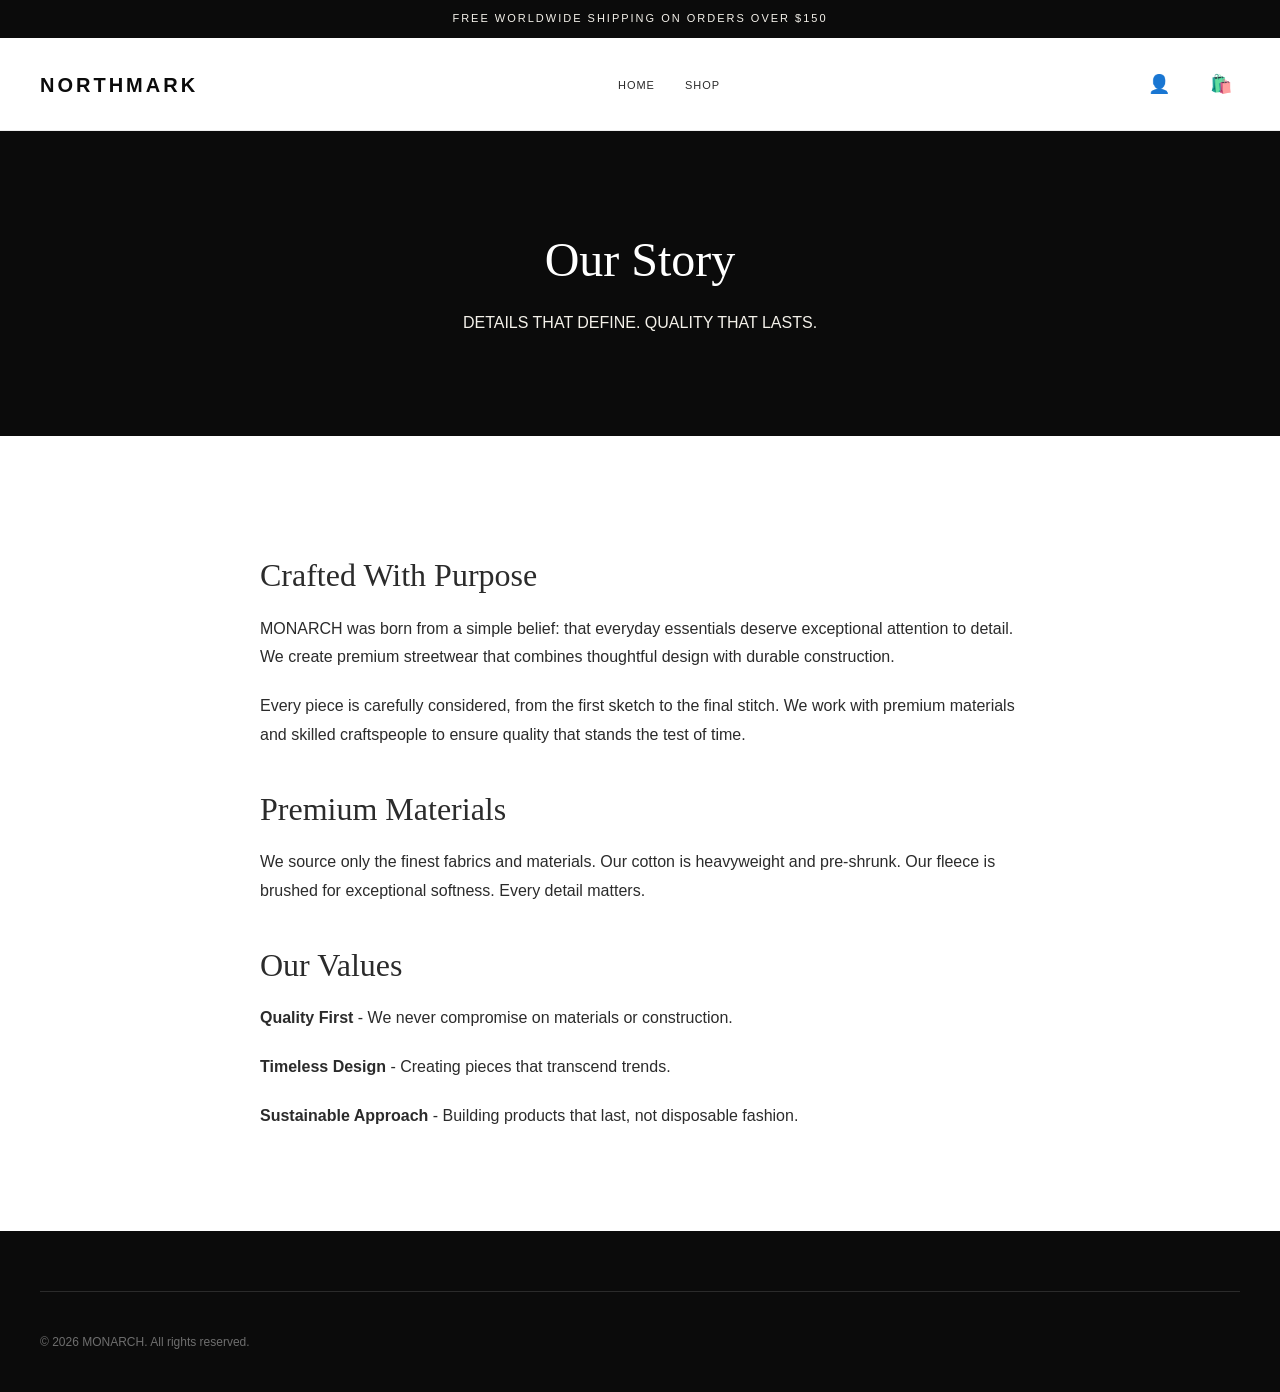
<file: about.html>
<!DOCTYPE html>
<html lang="en">
<head>
    <meta charset="UTF-8">
    <meta name="viewport" content="width=device-width, initial-scale=1.0">
    <title>About Us | NORTHMARK</title>
    <link rel="stylesheet" href="css/style.css">
    <style>
        .about-hero { background: #0B0B0B; color: white; padding: 100px 20px; text-align: center; }
        .about-hero h1 { font-size: 48px; margin-bottom: 20px; }
        .about-content { padding: 80px 20px; max-width: 800px; margin: 0 auto; }
        .about-content h2 { font-size: 32px; margin: 40px 0 20px; }
        .about-content p { font-size: 16px; line-height: 1.8; margin-bottom: 20px; }
    </style>
</head>
<body>

    <div class="top-bar">FREE WORLDWIDE SHIPPING ON ORDERS OVER $150</div>

    <header>
        <div class="container">
            <div class="logo"><a href="index.html">NORTHMARK</a></div>
            <nav class="desktop-nav">
                <div class="nav-item"><a href="index.html">HOME</a></div>
                <div class="nav-item"><a href="shop.html">SHOP</a></div>
            </nav>
            <div class="header-actions">
                <a href="login.html" class="icon-btn">👤</a>
                <a href="cart.html" class="icon-btn">🛍️</a>
            </div>
        </div>
    </header>

    <section class="about-hero">
        <h1>Our Story</h1>
        <p style="font-size: 16px; color: #F4F1EA;">DETAILS THAT DEFINE. QUALITY THAT LASTS.</p>
    </section>

    <section class="about-content">
        <h2>Crafted With Purpose</h2>
        <p>MONARCH was born from a simple belief: that everyday essentials deserve exceptional attention to detail. We create premium streetwear that combines thoughtful design with durable construction.</p>
        <p>Every piece is carefully considered, from the first sketch to the final stitch. We work with premium materials and skilled craftspeople to ensure quality that stands the test of time.</p>

        <h2>Premium Materials</h2>
        <p>We source only the finest fabrics and materials. Our cotton is heavyweight and pre-shrunk. Our fleece is brushed for exceptional softness. Every detail matters.</p>

        <h2>Our Values</h2>
        <p><strong>Quality First</strong> - We never compromise on materials or construction.</p>
        <p><strong>Timeless Design</strong> - Creating pieces that transcend trends.</p>
        <p><strong>Sustainable Approach</strong> - Building products that last, not disposable fashion.</p>
    </section>

    <footer class="main-footer">
        <div class="container">
            <div class="footer-bottom">
                <p>© 2026 MONARCH. All rights reserved.</p>
            </div>
        </div>
    </footer>
</body>
</html>
</file>
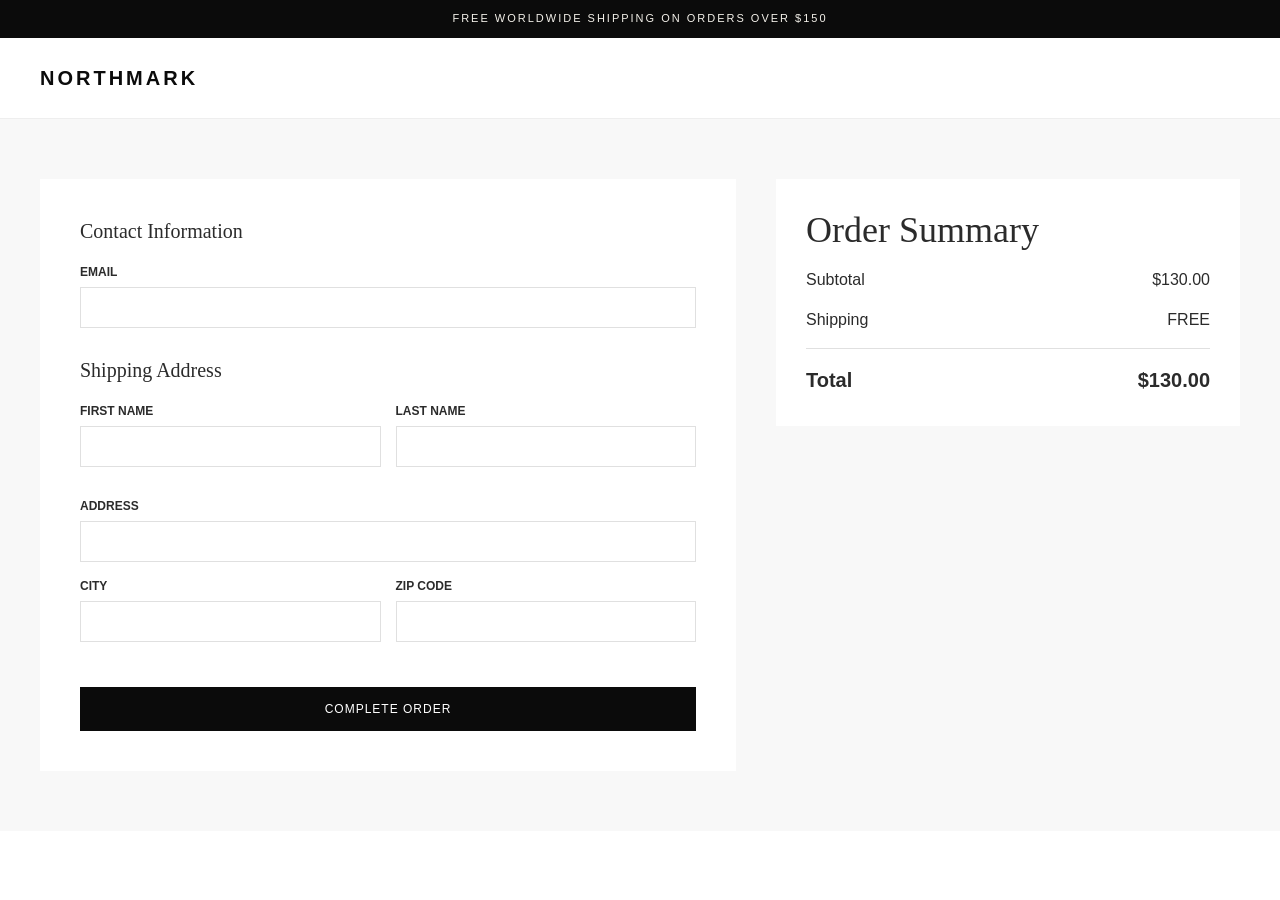
<file: checkout.html>
<!DOCTYPE html>
<html lang="en">
<head>
    <meta charset="UTF-8">
    <meta name="viewport" content="width=device-width, initial-scale=1.0">
    <title>Checkout | NORTHMARK</title>
    <link rel="stylesheet" href="css/style.css">
    <style>
        .checkout-page { padding: 60px 20px; background: #F8F8F8; }
        .checkout-layout { display: grid; grid-template-columns: 1.5fr 1fr; gap: 40px; max-width: 1200px; margin: 0 auto; }
        .checkout-form { background: white; padding: 40px; }
        .form-section { margin-bottom: 30px; }
        .form-section h2 { font-size: 20px; margin-bottom: 20px; }
        .form-row { display: grid; grid-template-columns: 1fr 1fr; gap: 15px; margin-bottom: 15px; }
        .form-group { margin-bottom: 15px; }
        .form-group label { display: block; font-size: 12px; font-weight: 600; margin-bottom: 5px; }
        .form-group input { width: 100%; padding: 12px; border: 1px solid #E0E0E0; }
        .order-summary { background: white; padding: 30px; height: fit-content; position: sticky; top: 20px; }
        @media (max-width: 768px) { .checkout-layout { grid-template-columns: 1fr; } .form-row { grid-template-columns: 1fr; } }
    </style>
</head>
<body>

    <div class="top-bar">FREE WORLDWIDE SHIPPING ON ORDERS OVER $150</div>

    <header>
        <div class="container">
            <div class="logo"><a href="index.html">NORTHMARK</a></div>
        </div>
    </header>

    <section class="checkout-page">
        <div class="checkout-layout">
            <div class="checkout-form">
                <form id="checkoutForm">
                    <div class="form-section">
                        <h2>Contact Information</h2>
                        <div class="form-group">
                            <label>EMAIL</label>
                            <input type="email" required>
                        </div>
                    </div>

                    <div class="form-section">
                        <h2>Shipping Address</h2>
                        <div class="form-row">
                            <div class="form-group">
                                <label>FIRST NAME</label>
                                <input type="text" required>
                            </div>
                            <div class="form-group">
                                <label>LAST NAME</label>
                                <input type="text" required>
                            </div>
                        </div>
                        <div class="form-group">
                            <label>ADDRESS</label>
                            <input type="text" required>
                        </div>
                        <div class="form-row">
                            <div class="form-group">
                                <label>CITY</label>
                                <input type="text" required>
                            </div>
                            <div class="form-group">
                                <label>ZIP CODE</label>
                                <input type="text" required>
                            </div>
                        </div>
                    </div>

                    <button type="submit" style="width: 100%; padding: 15px; background: #0B0B0B; color: white; border: none; font-size: 12px; letter-spacing: 1px; cursor: pointer;">COMPLETE ORDER</button>
                </form>
            </div>

            <div class="order-summary">
                <h2>Order Summary</h2>
                <div style="display: flex; justify-content: space-between; margin: 15px 0;">
                    <span>Subtotal</span>
                    <span>$130.00</span>
                </div>
                <div style="display: flex; justify-content: space-between; margin: 15px 0;">
                    <span>Shipping</span>
                    <span>FREE</span>
                </div>
                <div style="display: flex; justify-content: space-between; font-size: 20px; font-weight: 600; padding-top: 15px; border-top: 1px solid #E0E0E0; margin-top: 15px;">
                    <span>Total</span>
                    <span>$130.00</span>
                </div>
            </div>
        </div>
    </section>

    <script>
        document.getElementById('checkoutForm').addEventListener('submit', function(e) {
            e.preventDefault();
            alert('Order placed successfully! (Demo)');
            window.location.href = 'index.html';
        });
    </script>
</body>
</html>
</file>
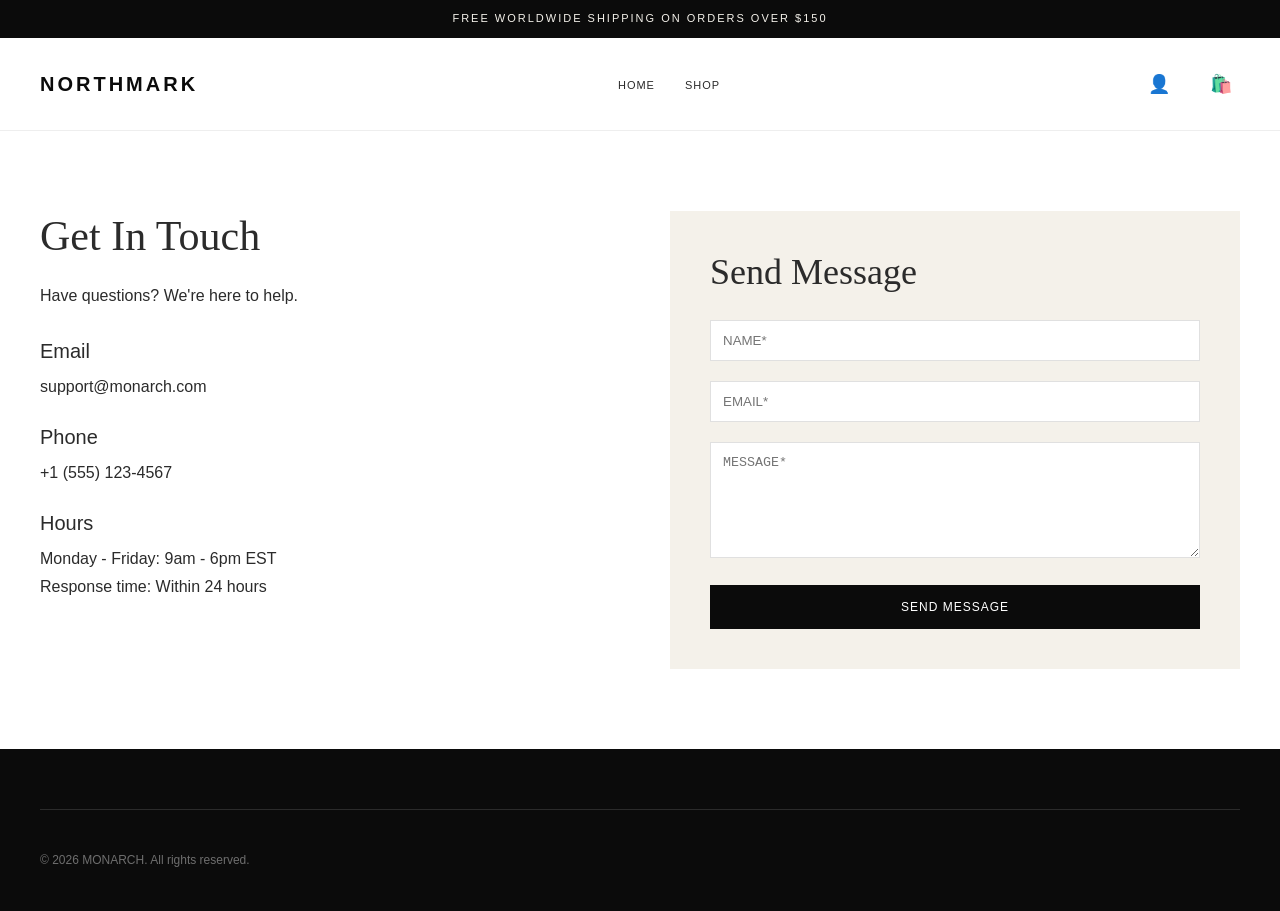
<file: contact.html>
<!DOCTYPE html>
<html lang="en">
<head>
    <meta charset="UTF-8">
    <meta name="viewport" content="width=device-width, initial-scale=1.0">
    <title>Contact Us | NORTHMARK</title>
    <link rel="stylesheet" href="css/style.css">
    <style>
        .contact-page { padding: 80px 20px; }
        .contact-layout { display: grid; grid-template-columns: 1fr 1fr; gap: 60px; max-width: 1200px; margin: 0 auto; }
        .contact-info h1 { font-size: 42px; margin-bottom: 20px; }
        .contact-form { background: #F4F1EA; padding: 40px; }
        .form-group { margin-bottom: 20px; }
        .form-group input, .form-group textarea { width: 100%; padding: 12px; border: 1px solid #E0E0E0; }
        .btn-submit { width: 100%; padding: 15px; background: #0B0B0B; color: white; border: none; font-size: 12px; letter-spacing: 1px; cursor: pointer; }
        @media (max-width: 768px) { .contact-layout { grid-template-columns: 1fr; } }
    </style>
</head>
<body>

    <div class="top-bar">FREE WORLDWIDE SHIPPING ON ORDERS OVER $150</div>

    <header>
        <div class="container">
            <div class="logo"><a href="index.html">NORTHMARK</a></div>
            <nav class="desktop-nav">
                <div class="nav-item"><a href="index.html">HOME</a></div>
                <div class="nav-item"><a href="shop.html">SHOP</a></div>
            </nav>
            <div class="header-actions">
                <a href="login.html" class="icon-btn">👤</a>
                <a href="cart.html" class="icon-btn">🛍️</a>
            </div>
        </div>
    </header>

    <section class="contact-page">
        <div class="contact-layout">
            <div class="contact-info">
                <h1>Get In Touch</h1>
                <p style="margin-bottom: 30px;">Have questions? We're here to help.</p>
                
                <div style="margin-bottom: 25px;">
                    <h3 style="margin-bottom: 10px;">Email</h3>
                    <p>support@monarch.com</p>
                </div>

                <div style="margin-bottom: 25px;">
                    <h3 style="margin-bottom: 10px;">Phone</h3>
                    <p>+1 (555) 123-4567</p>
                </div>

                <div>
                    <h3 style="margin-bottom: 10px;">Hours</h3>
                    <p>Monday - Friday: 9am - 6pm EST</p>
                    <p>Response time: Within 24 hours</p>
                </div>
            </div>

            <div class="contact-form">
                <h2 style="margin-bottom: 25px;">Send Message</h2>
                <form id="contactForm">
                    <div class="form-group">
                        <input type="text" placeholder="NAME*" required>
                    </div>
                    <div class="form-group">
                        <input type="email" placeholder="EMAIL*" required>
                    </div>
                    <div class="form-group">
                        <textarea rows="6" placeholder="MESSAGE*" required></textarea>
                    </div>
                    <button type="submit" class="btn-submit">SEND MESSAGE</button>
                </form>
            </div>
        </div>
    </section>

    <footer class="main-footer">
        <div class="container">
            <div class="footer-bottom">
                <p>© 2026 MONARCH. All rights reserved.</p>
            </div>
        </div>
    </footer>

    <script>
        document.getElementById('contactForm').addEventListener('submit', function(e) {
            e.preventDefault();
            alert('Message sent! We will respond within 24 hours.');
            this.reset();
        });
    </script>
</body>
</html>
</file>
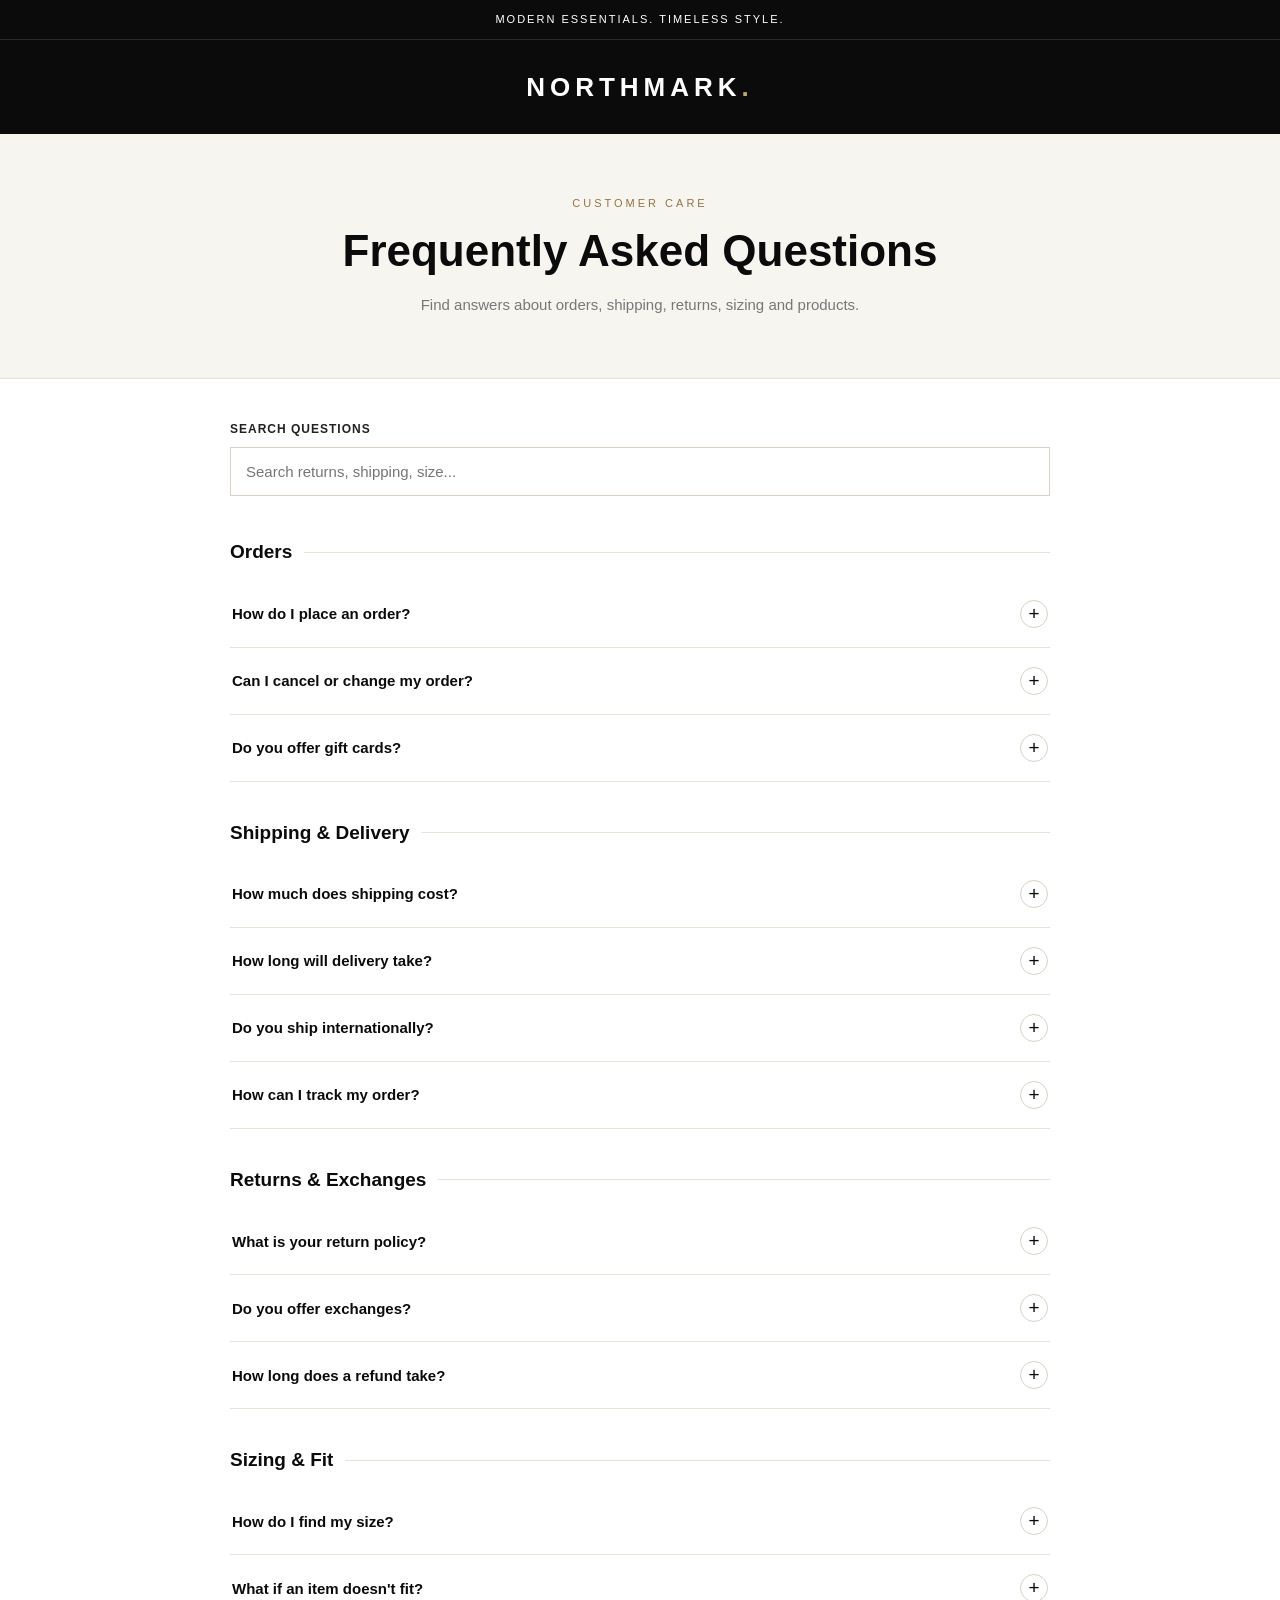
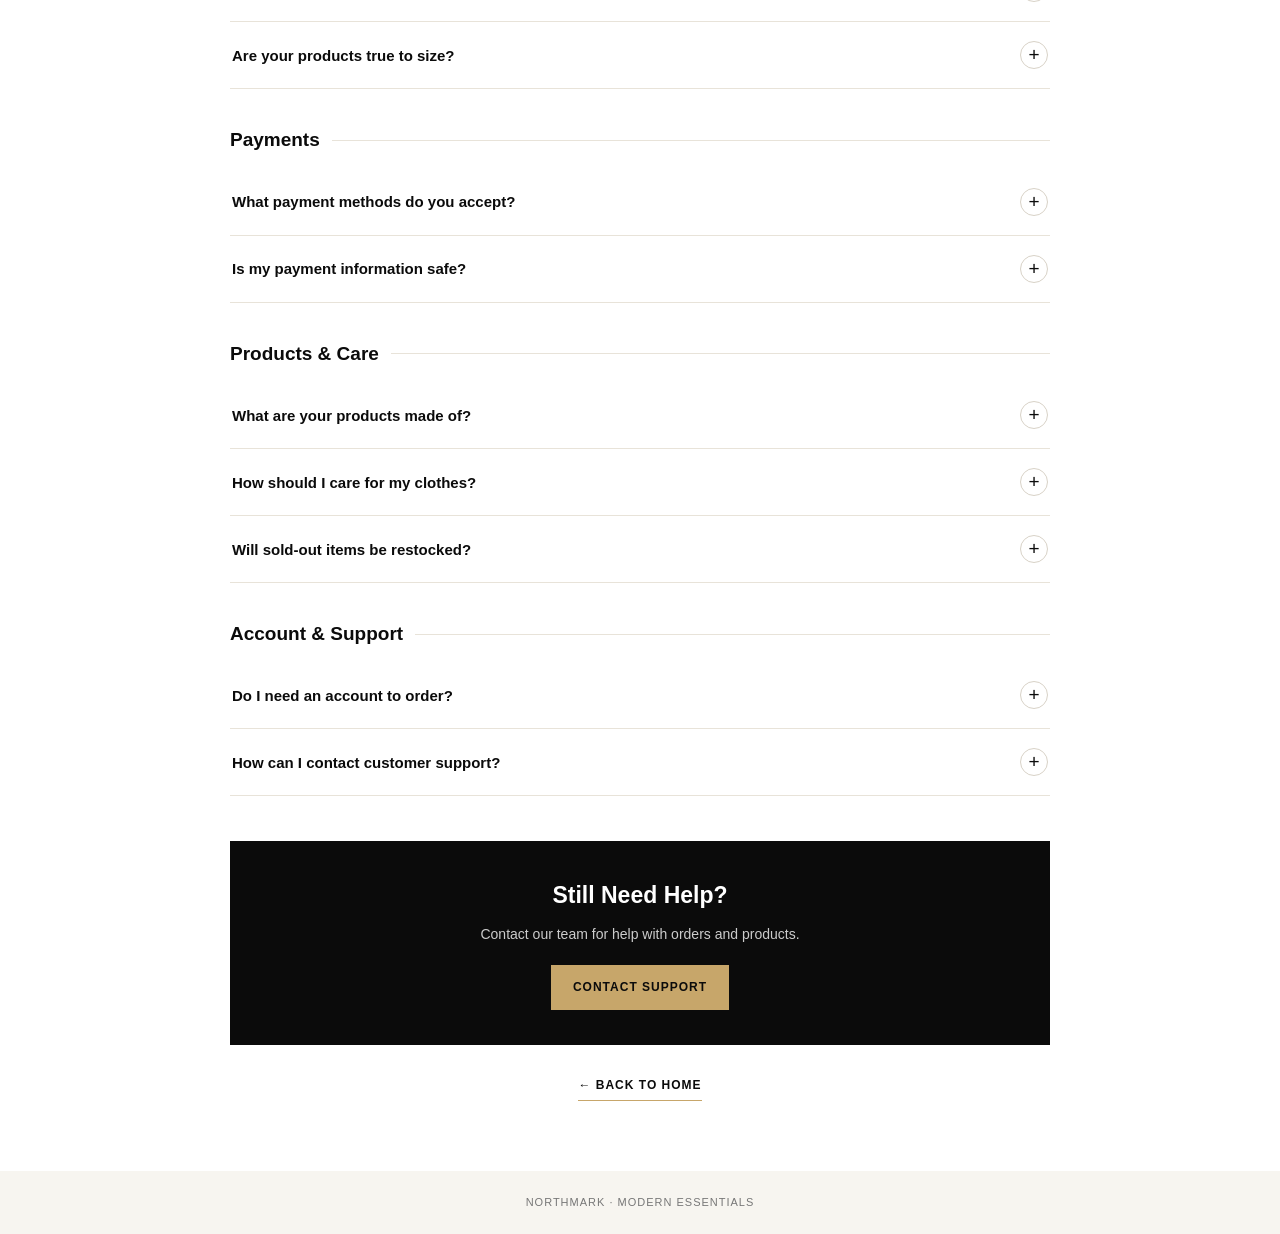
<file: faq.html>
<!DOCTYPE html>
<html lang="en">
<head>
    <meta charset="UTF-8">
    <meta name="viewport" content="width=device-width, initial-scale=1.0">
    <title>FAQ | NORTHMARK</title>

    <style>
        :root {
            --black: #0b0b0b;
            --gold: #c7a66a;
            --cream: #f7f5f0;
            --text: #222;
            --muted: #777;
            --line: #e8e3d9;
            --white: #fff;
        }

        * {
            margin: 0;
            padding: 0;
            box-sizing: border-box;
        }

        html {
            scroll-behavior: smooth;
        }

        body {
            font-family: Arial, Helvetica, sans-serif;
            color: var(--text);
            background: var(--white);
            line-height: 1.7;
        }

        .topbar {
            background: var(--black);
            color: var(--white);
            text-align: center;
            padding: 10px;
            font-size: 11px;
            letter-spacing: 2px;
            text-transform: uppercase;
        }

        header {
            background: var(--black);
            text-align: center;
            padding: 25px 15px;
            border-top: 1px solid #292929;
        }

        .logo {
            color: var(--white);
            text-decoration: none;
            font-size: 26px;
            font-weight: bold;
            letter-spacing: 5px;
        }

        .logo span {
            color: var(--gold);
        }

        .hero {
            background: var(--cream);
            text-align: center;
            padding: 60px 20px;
            border-bottom: 1px solid var(--line);
        }

        .eyebrow {
            color: #927444;
            text-transform: uppercase;
            font-size: 11px;
            letter-spacing: 3px;
            margin-bottom: 12px;
        }

        .hero h1 {
            font-size: clamp(30px, 5vw, 44px);
            color: var(--black);
            line-height: 1.2;
            margin-bottom: 15px;
        }

        .hero p {
            color: var(--muted);
            font-size: 15px;
        }

        .container {
            max-width: 820px;
            width: calc(100% - 36px);
            margin: 40px auto 70px;
        }

        .search-box {
            margin-bottom: 40px;
        }

        .search-box label {
            display: block;
            font-size: 12px;
            font-weight: bold;
            letter-spacing: 1px;
            margin-bottom: 8px;
        }

        #faqSearch {
            width: 100%;
            padding: 15px;
            border: 1px solid #d8d2c7;
            font-size: 15px;
            outline: none;
        }

        #faqSearch:focus {
            border-color: var(--gold);
        }

        .faq-section {
            margin-bottom: 35px;
        }

        .section-title {
            display: flex;
            align-items: center;
            gap: 12px;
            color: var(--black);
            font-size: 19px;
            margin-bottom: 12px;
        }

        .section-title::after {
            content: "";
            height: 1px;
            flex: 1;
            background: var(--line);
        }

        .faq-item {
            border-bottom: 1px solid var(--line);
        }

        .faq-question {
            width: 100%;
            padding: 19px 2px;
            display: flex;
            align-items: center;
            justify-content: space-between;
            gap: 15px;
            background: var(--white);
            border: none;
            color: var(--black);
            text-align: left;
            font-size: 15px;
            font-weight: bold;
            cursor: pointer;
        }

        .faq-question:hover {
            color: #927444;
        }

        .plus {
            width: 28px;
            height: 28px;
            min-width: 28px;
            display: grid;
            place-items: center;
            border: 1px solid #d8d2c7;
            border-radius: 50%;
            font-size: 19px;
            font-weight: normal;
            transition: 0.2s;
        }

        .faq-question[aria-expanded="true"] .plus {
            background: var(--black);
            color: var(--white);
            transform: rotate(45deg);
        }

        .faq-answer {
            padding: 0 35px 20px 2px;
            color: #666;
            font-size: 14px;
        }

        .faq-answer ul {
            margin: 10px 0 0 20px;
        }

        .faq-answer a {
            color: #806331;
        }

        .faq-item[hidden],
        .faq-section[hidden] {
            display: none;
        }

        #noResults {
            display: none;
            background: var(--cream);
            text-align: center;
            padding: 22px;
            color: var(--muted);
        }

        .contact {
            margin-top: 45px;
            padding: 35px 20px;
            background: var(--black);
            color: var(--white);
            text-align: center;
        }

        .contact h2 {
            font-size: 23px;
            margin-bottom: 8px;
        }

        .contact p {
            color: #ccc;
            font-size: 14px;
            margin-bottom: 18px;
        }

        .contact a {
            display: inline-block;
            background: var(--gold);
            color: var(--black);
            text-decoration: none;
            padding: 12px 22px;
            font-size: 12px;
            font-weight: bold;
            letter-spacing: 1px;
            overflow-wrap: anywhere;
        }

        .back-link {
            display: inline-block;
            margin-top: 30px;
            color: var(--black);
            text-decoration: none;
            font-size: 12px;
            font-weight: bold;
            letter-spacing: 1px;
            border-bottom: 1px solid var(--gold);
            padding-bottom: 5px;
        }

        footer {
            background: var(--cream);
            text-align: center;
            color: var(--muted);
            font-size: 11px;
            letter-spacing: 1px;
            padding: 22px 10px;
        }

        @media (max-width: 600px) {
            .hero {
                padding: 42px 16px;
            }

            .container {
                width: calc(100% - 28px);
                margin-top: 28px;
            }

            .faq-question {
                font-size: 14px;
            }

            .faq-answer {
                padding-right: 5px;
            }
        }
    </style>
</head>

<body>

    <div class="topbar">
        Modern Essentials. Timeless Style.
    </div>

    <header>
        <a href="index.html" class="logo">
            NORTHMARK<span>.</span>
        </a>
    </header>

    <section class="hero">
        <div class="eyebrow">Customer Care</div>
        <h1>Frequently Asked Questions</h1>
        <p>Find answers about orders, shipping, returns, sizing and products.</p>
    </section>

    <main class="container">

        <div class="search-box">
            <label for="faqSearch">SEARCH QUESTIONS</label>
            <input
                type="search"
                id="faqSearch"
                placeholder="Search returns, shipping, size..."
            >
        </div>

        <div id="faqContent">

            <!-- ORDERS -->
            <section class="faq-section">
                <h2 class="section-title">Orders</h2>

                <div class="faq-item">
                    <button class="faq-question" aria-expanded="false">
                        <span>How do I place an order?</span>
                        <span class="plus">+</span>
                    </button>
                    <div class="faq-answer" hidden>
                        Browse our products, choose the available options,
                        and click "Add to Bag". Open your bag and follow
                        the checkout steps to submit your order.
                    </div>
                </div>

                <div class="faq-item">
                    <button class="faq-question" aria-expanded="false">
                        <span>Can I cancel or change my order?</span>
                        <span class="plus">+</span>
                    </button>
                    <div class="faq-answer" hidden>
                        Contact customer support as soon as possible.
                        Changes may not be possible once an order has
                        been processed or shipped.
                    </div>
                </div>

                <div class="faq-item">
                    <button class="faq-question" aria-expanded="false">
                        <span>Do you offer gift cards?</span>
                        <span class="plus">+</span>
                    </button>
                    <div class="faq-answer" hidden>
                        Please contact customer support to confirm
                        whether gift cards are available.
                    </div>
                </div>
            </section>

            <!-- SHIPPING -->
            <section class="faq-section">
                <h2 class="section-title">Shipping & Delivery</h2>

                <div class="faq-item">
                    <button class="faq-question" aria-expanded="false">
                        <span>How much does shipping cost?</span>
                        <span class="plus">+</span>
                    </button>
                    <div class="faq-answer" hidden>
                        Shipping fees depend on your delivery location
                        and the available shipping options. Review the
                        final charge before placing your order.
                    </div>
                </div>

                <div class="faq-item">
                    <button class="faq-question" aria-expanded="false">
                        <span>How long will delivery take?</span>
                        <span class="plus">+</span>
                    </button>
                    <div class="faq-answer" hidden>
                        Delivery time depends on your location and
                        shipping service. Check the estimated delivery
                        details provided during checkout.
                    </div>
                </div>

                <div class="faq-item">
                    <button class="faq-question" aria-expanded="false">
                        <span>Do you ship internationally?</span>
                        <span class="plus">+</span>
                    </button>
                    <div class="faq-answer" hidden>
                        Check the delivery options at checkout to
                        confirm whether shipping is available to
                        your address.
                    </div>
                </div>

                <div class="faq-item">
                    <button class="faq-question" aria-expanded="false">
                        <span>How can I track my order?</span>
                        <span class="plus">+</span>
                    </button>
                    <div class="faq-answer" hidden>
                        If tracking is available, your tracking details
                        will be shared through the contact method used
                        for your order. Contact support if you need help.
                    </div>
                </div>
            </section>

            <!-- RETURNS -->
            <section class="faq-section">
                <h2 class="section-title">Returns & Exchanges</h2>

                <div class="faq-item">
                    <button class="faq-question" aria-expanded="false">
                        <span>What is your return policy?</span>
                        <span class="plus">+</span>
                    </button>
                    <div class="faq-answer" hidden>
                        The current draft policy allows eligible items
                        to be returned within 14 days of delivery.
                        Items must be unworn, unwashed and have their
                        original tags attached. Please confirm the
                        final policy before publishing.
                        <a href="return-policy.html">Read Return Policy</a>.
                    </div>
                </div>

                <div class="faq-item">
                    <button class="faq-question" aria-expanded="false">
                        <span>Do you offer exchanges?</span>
                        <span class="plus">+</span>
                    </button>
                    <div class="faq-answer" hidden>
                        Contact customer support to confirm the current
                        exchange process before returning an item.
                    </div>
                </div>

                <div class="faq-item">
                    <button class="faq-question" aria-expanded="false">
                        <span>How long does a refund take?</span>
                        <span class="plus">+</span>
                    </button>
                    <div class="faq-answer" hidden>
                        Refund timing depends on the return review and
                        payment method. Customer support can confirm
                        the expected timeline.
                    </div>
                </div>
            </section>

            <!-- SIZING -->
            <section class="faq-section">
                <h2 class="section-title">Sizing & Fit</h2>

                <div class="faq-item">
                    <button class="faq-question" aria-expanded="false">
                        <span>How do I find my size?</span>
                        <span class="plus">+</span>
                    </button>
                    <div class="faq-answer" hidden>
                        Check the size information on the product page.
                        If you are between sizes, contact support
                        before placing your order.
                    </div>
                </div>

                <div class="faq-item">
                    <button class="faq-question" aria-expanded="false">
                        <span>What if an item doesn't fit?</span>
                        <span class="plus">+</span>
                    </button>
                    <div class="faq-answer" hidden>
                        Review our Return Policy to check whether your
                        item qualifies for a return.
                    </div>
                </div>

                <div class="faq-item">
                    <button class="faq-question" aria-expanded="false">
                        <span>Are your products true to size?</span>
                        <span class="plus">+</span>
                    </button>
                    <div class="faq-answer" hidden>
                        Fit can vary by style. Check the product
                        description and size details before ordering.
                    </div>
                </div>
            </section>

            <!-- PAYMENTS -->
            <section class="faq-section">
                <h2 class="section-title">Payments</h2>

                <div class="faq-item">
                    <button class="faq-question" aria-expanded="false">
                        <span>What payment methods do you accept?</span>
                        <span class="plus">+</span>
                    </button>
                    <div class="faq-answer" hidden>
                        Available payment methods should be displayed
                        during checkout.
                    </div>
                </div>

                <div class="faq-item">
                    <button class="faq-question" aria-expanded="false">
                        <span>Is my payment information safe?</span>
                        <span class="plus">+</span>
                    </button>
                    <div class="faq-answer" hidden>
                        Only enter payment information through payment
                        methods officially provided by the website.
                    </div>
                </div>
            </section>

            <!-- PRODUCTS -->
            <section class="faq-section">
                <h2 class="section-title">Products & Care</h2>

                <div class="faq-item">
                    <button class="faq-question" aria-expanded="false">
                        <span>What are your products made of?</span>
                        <span class="plus">+</span>
                    </button>
                    <div class="faq-answer" hidden>
                        Fabric details should be listed on each
                        product page. Check the product description
                        for accurate information.
                    </div>
                </div>

                <div class="faq-item">
                    <button class="faq-question" aria-expanded="false">
                        <span>How should I care for my clothes?</span>
                        <span class="plus">+</span>
                    </button>
                    <div class="faq-answer" hidden>
                        Follow the care label on each garment.
                        When in doubt, wash with similar colours
                        on a cold or gentle cycle and avoid bleach.
                    </div>
                </div>

                <div class="faq-item">
                    <button class="faq-question" aria-expanded="false">
                        <span>Will sold-out items be restocked?</span>
                        <span class="plus">+</span>
                    </button>
                    <div class="faq-answer" hidden>
                        Restocks depend on the product. Check the
                        website for updates or contact customer support.
                    </div>
                </div>
            </section>

            <!-- SUPPORT -->
            <section class="faq-section">
                <h2 class="section-title">Account & Support</h2>

                <div class="faq-item">
                    <button class="faq-question" aria-expanded="false">
                        <span>Do I need an account to order?</span>
                        <span class="plus">+</span>
                    </button>
                    <div class="faq-answer" hidden>
                        Follow the checkout instructions shown on
                        the website when placing your order.
                    </div>
                </div>

                <div class="faq-item">
                    <button class="faq-question" aria-expanded="false">
                        <span>How can I contact customer support?</span>
                        <span class="plus">+</span>
                    </button>
                    <div class="faq-answer" hidden>
                        Email us at your verified customer support
                        email address. Update the contact details
                        on this page before publishing.
                    </div>
                </div>
            </section>

        </div>

        <div id="noResults">
            No matching questions found. Try another search.
        </div>

        <section class="contact">
            <h2>Still Need Help?</h2>
            <p>Contact our team for help with orders and products.</p>
            <!-- Replace this placeholder email with your real email. -->
            <a href="mailto:support@northmark.com">CONTACT SUPPORT</a>
        </section>

        <div style="text-align:center;">
            <a href="index.html" class="back-link">← BACK TO HOME</a>
        </div>

    </main>

    <footer>
        NORTHMARK · MODERN ESSENTIALS
    </footer>

    <script>
        const searchInput = document.getElementById("faqSearch");
        const sections = document.querySelectorAll(".faq-section");
        const items = document.querySelectorAll(".faq-item");
        const noResults = document.getElementById("noResults");

        // Open and close FAQ answers
        document.querySelectorAll(".faq-question").forEach(button => {
            button.addEventListener("click", () => {
                const answer = button.nextElementSibling;
                const isOpen =
                    button.getAttribute("aria-expanded") === "true";

                button.setAttribute("aria-expanded", String(!isOpen));
                answer.hidden = isOpen;
            });
        });

        // Search FAQ questions and answers
        searchInput.addEventListener("input", () => {
            const searchTerm = searchInput.value.trim().toLowerCase();
            let visibleCount = 0;

            items.forEach(item => {
                const matches =
                    item.textContent.toLowerCase().includes(searchTerm);

                item.hidden = !matches;

                if (matches) {
                    visibleCount++;
                } else {
                    const button = item.querySelector(".faq-question");
                    button.setAttribute("aria-expanded", "false");
                    button.nextElementSibling.hidden = true;
                }
            });

            sections.forEach(section => {
                const visibleItems =
                    section.querySelectorAll(".faq-item:not([hidden])");

                section.hidden = visibleItems.length === 0;
            });

            noResults.style.display =
                visibleCount === 0 ? "block" : "none";
        });
    </script>

</body>
</html>
</file>
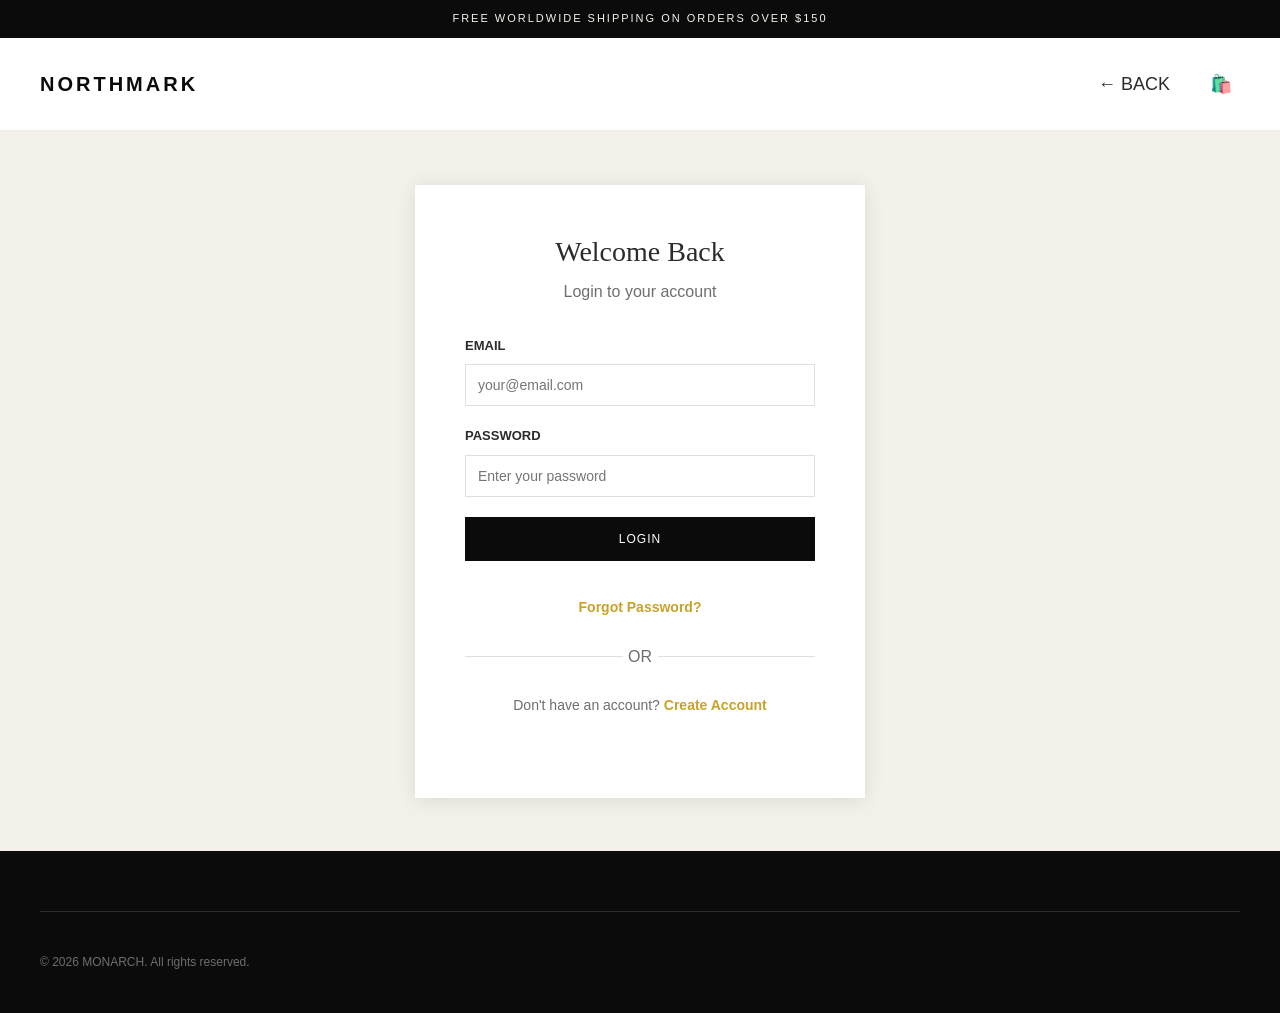
<file: login.html>
<!DOCTYPE html>
<html lang="en">
<head>
    <meta charset="UTF-8">
    <meta name="viewport" content="width=device-width, initial-scale=1.0">
    <title>Login | NORTHMARK</title>
    <link rel="stylesheet" href="css/style.css">
    <style>
        /* Simple Login Page Styles */
        .login-page {
            min-height: 80vh;
            display: flex;
            align-items: center;
            justify-content: center;
            padding: 40px 20px;
            background: #F4F1EA;
        }
        
        .login-container {
            background: white;
            padding: 50px;
            max-width: 450px;
            width: 100%;
            box-shadow: 0 2px 20px rgba(0,0,0,0.1);
        }
        
        .login-container h1 {
            text-align: center;
            margin-bottom: 10px;
            font-size: 28px;
        }
        
        .login-container p {
            text-align: center;
            color: #6E6E6E;
            margin-bottom: 30px;
        }
        
        .form-group {
            margin-bottom: 20px;
        }
        
        .form-group label {
            display: block;
            margin-bottom: 8px;
            font-size: 13px;
            font-weight: 600;
        }
        
        .form-group input {
            width: 100%;
            padding: 12px;
            border: 1px solid #E0E0E0;
            font-size: 14px;
        }
        
        .form-group input:focus {
            outline: none;
            border-color: #C9A227;
        }
        
        .btn-full {
            width: 100%;
            padding: 15px;
            background: #0B0B0B;
            color: white;
            border: none;
            font-size: 12px;
            letter-spacing: 1px;
            cursor: pointer;
            margin-bottom: 15px;
        }
        
        .btn-full:hover {
            background: #2B2B2B;
        }
        
        .divider {
            text-align: center;
            margin: 25px 0;
            color: #6E6E6E;
            position: relative;
        }
        
        .divider:before,
        .divider:after {
            content: '';
            position: absolute;
            top: 50%;
            width: 45%;
            height: 1px;
            background: #E0E0E0;
        }
        
        .divider:before { left: 0; }
        .divider:after { right: 0; }
        
        .text-center {
            text-align: center;
            margin-top: 20px;
            font-size: 14px;
        }
        
        .text-center a {
            color: #C9A227;
            font-weight: 600;
        }
    </style>
</head>
<body>

    <!-- Top Bar -->
    <div class="top-bar">
        FREE WORLDWIDE SHIPPING ON ORDERS OVER $150
    </div>

    <!-- Header -->
    <header>
        <div class="container">
            <div class="logo">
                <a href="index.html">NORTHMARK</a>
            </div>
            
            <div class="header-actions">
                <a href="index.html" class="icon-btn">← BACK</a>
                <a href="cart.html" class="icon-btn">🛍️</a>
            </div>
        </div>
    </header>

    <!-- Login Section -->
    <section class="login-page">
        <div class="login-container">
            <h1>Welcome Back</h1>
            <p>Login to your account</p>
            
            <form id="loginForm">
                <div class="form-group">
                    <label>EMAIL</label>
                    <input type="email" placeholder="your@email.com" required>
                </div>
                
                <div class="form-group">
                    <label>PASSWORD</label>
                    <input type="password" placeholder="Enter your password" required>
                </div>
                
                <button type="submit" class="btn-full">LOGIN</button>
                
                <div class="text-center">
                    <a href="#">Forgot Password?</a>
                </div>
            </form>
            
            <div class="divider">OR</div>
            
            <div class="text-center">
                <p>Don't have an account? <a href="register.html">Create Account</a></p>
            </div>
        </div>
    </section>

    <!-- Footer -->
    <footer class="main-footer">
        <div class="container">
            <div class="footer-bottom">
                <p>© 2026 MONARCH. All rights reserved.</p>
            </div>
        </div>
    </footer>

    <script>
        // Simple login form handler
        document.getElementById('loginForm').addEventListener('submit', function(e) {
            e.preventDefault();
            alert('Login successful! (Demo only)');
            window.location.href = 'account.html';
        });
    </script>
</body>
</html>
</file>
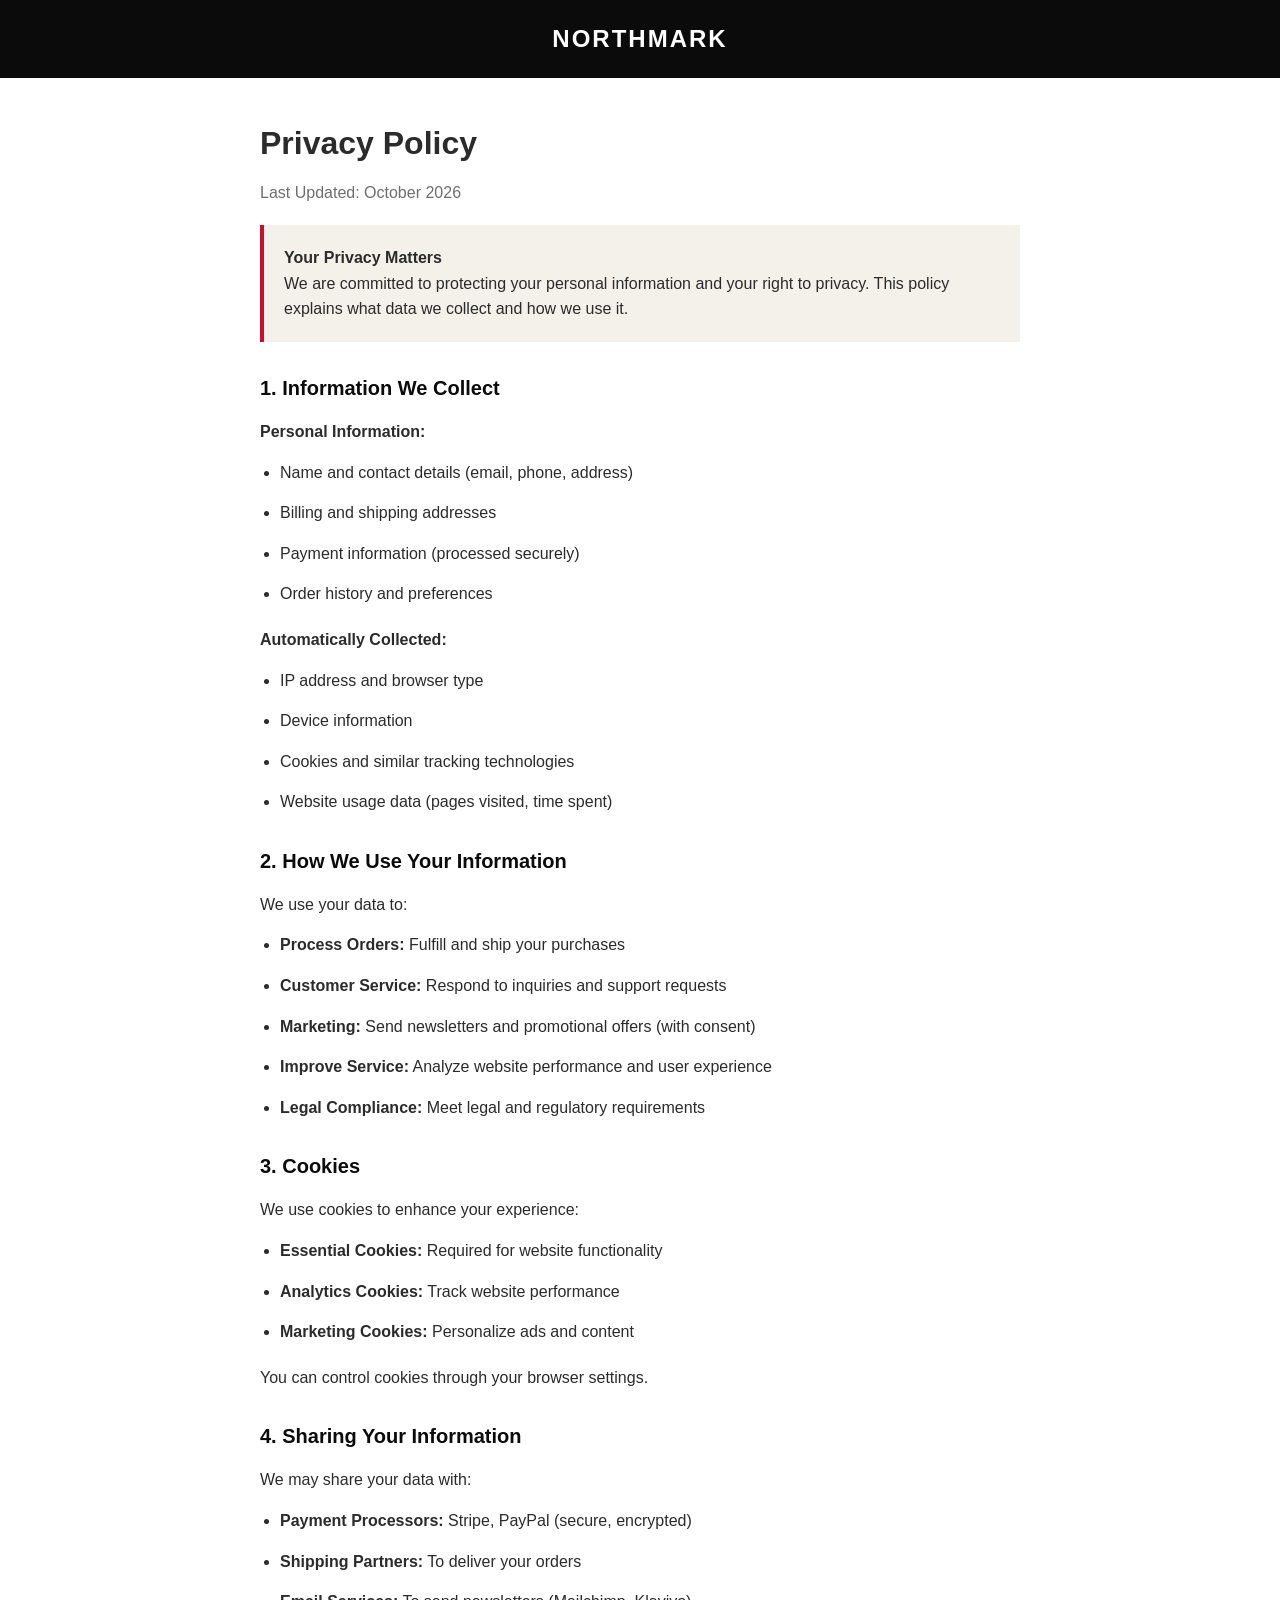
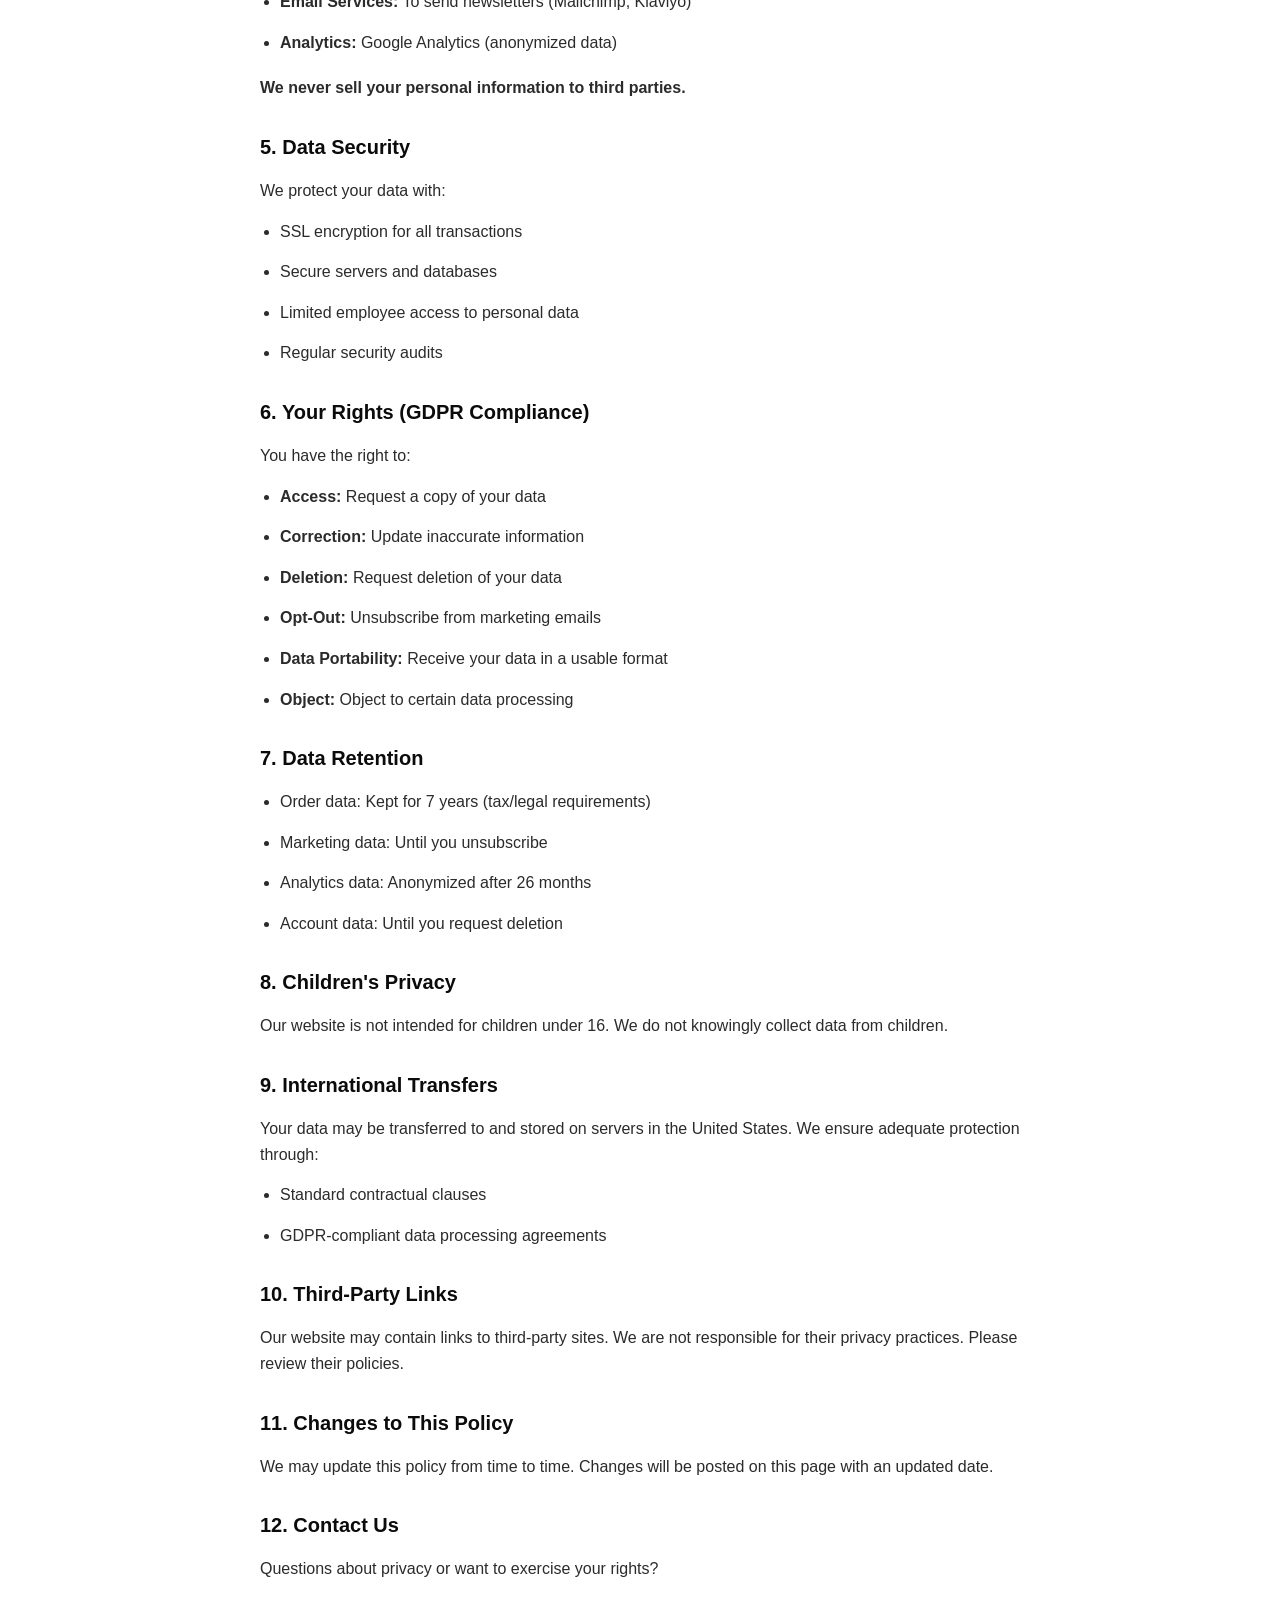
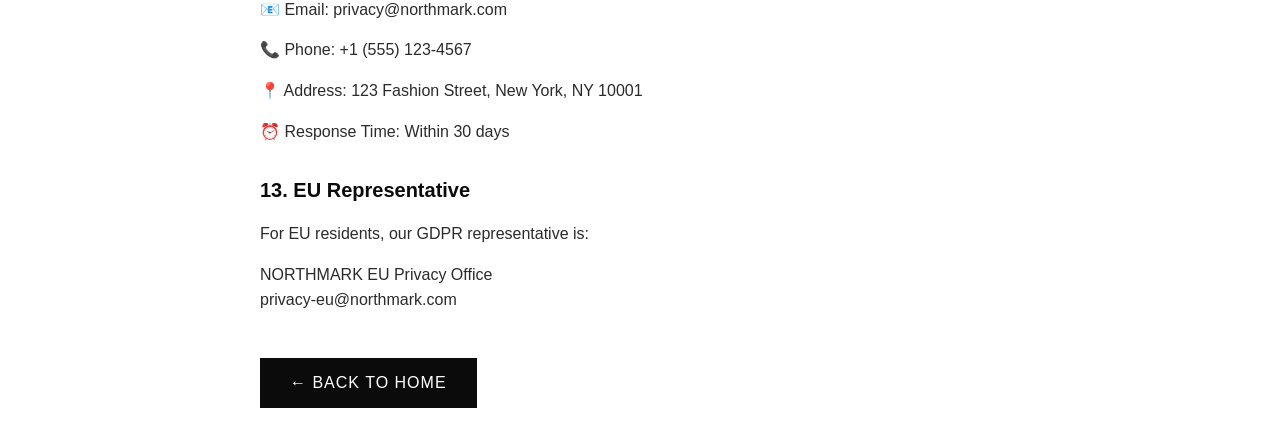
<file: privacy.html>
<!DOCTYPE html>
<html lang="en">
<head>
    <meta charset="UTF-8">
    <meta name="viewport" content="width=device-width, initial-scale=1.0">
    <title>Privacy Policy - NORTHMARK</title>
    <style>
        * {
            margin: 0;
            padding: 0;
            box-sizing: border-box;
        }
        
        body {
            font-family: Arial, sans-serif;
            line-height: 1.6;
            color: #2B2B2B;
            background: #FFFFFF;
        }
        
        .header {
            background: #0B0B0B;
            color: #FFFFFF;
            padding: 20px;
            text-align: center;
        }
        
        .header h1 {
            font-size: 24px;
            letter-spacing: 2px;
        }
        
        .container {
            max-width: 800px;
            margin: 40px auto;
            padding: 0 20px;
        }
        
        h2 {
            color: #0B0B0B;
            margin: 30px 0 15px 0;
            font-size: 20px;
        }
        
        p, li {
            margin-bottom: 15px;
            color: #2B2B2B;
        }
        
        ul {
            margin-left: 20px;
            margin-bottom: 20px;
        }
        
        .highlight {
            background: #F4F1EA;
            padding: 20px;
            border-left: 4px solid #C8102E;
            margin: 20px 0;
        }
        
        .back-link {
            display: inline-block;
            background: #0B0B0B;
            color: #FFFFFF;
            padding: 12px 30px;
            text-decoration: none;
            margin-top: 30px;
            letter-spacing: 1px;
        }
        
        .back-link:hover {
            background: #2B2B2B;
        }
    </style>
</head>
<body>
    <div class="header">
        <h1>NORTHMARK</h1>
    </div>
    
    <div class="container">
        <h1 style="font-size: 32px; margin-bottom: 10px;">Privacy Policy</h1>
        <p style="color: #6E6E6E;">Last Updated: October 2026</p>
        
        <div class="highlight">
            <strong>Your Privacy Matters</strong><br>
            We are committed to protecting your personal information and your right to privacy. This policy explains what data we collect and how we use it.
        </div>
        
        <h2>1. Information We Collect</h2>
        <p><strong>Personal Information:</strong></p>
        <ul>
            <li>Name and contact details (email, phone, address)</li>
            <li>Billing and shipping addresses</li>
            <li>Payment information (processed securely)</li>
            <li>Order history and preferences</li>
        </ul>
        
        <p><strong>Automatically Collected:</strong></p>
        <ul>
            <li>IP address and browser type</li>
            <li>Device information</li>
            <li>Cookies and similar tracking technologies</li>
            <li>Website usage data (pages visited, time spent)</li>
        </ul>
        
        <h2>2. How We Use Your Information</h2>
        <p>We use your data to:</p>
        <ul>
            <li><strong>Process Orders:</strong> Fulfill and ship your purchases</li>
            <li><strong>Customer Service:</strong> Respond to inquiries and support requests</li>
            <li><strong>Marketing:</strong> Send newsletters and promotional offers (with consent)</li>
            <li><strong>Improve Service:</strong> Analyze website performance and user experience</li>
            <li><strong>Legal Compliance:</strong> Meet legal and regulatory requirements</li>
        </ul>
        
        <h2>3. Cookies</h2>
        <p>We use cookies to enhance your experience:</p>
        <ul>
            <li><strong>Essential Cookies:</strong> Required for website functionality</li>
            <li><strong>Analytics Cookies:</strong> Track website performance</li>
            <li><strong>Marketing Cookies:</strong> Personalize ads and content</li>
        </ul>
        <p>You can control cookies through your browser settings.</p>
        
        <h2>4. Sharing Your Information</h2>
        <p>We may share your data with:</p>
        <ul>
            <li><strong>Payment Processors:</strong> Stripe, PayPal (secure, encrypted)</li>
            <li><strong>Shipping Partners:</strong> To deliver your orders</li>
            <li><strong>Email Services:</strong> To send newsletters (Mailchimp, Klaviyo)</li>
            <li><strong>Analytics:</strong> Google Analytics (anonymized data)</li>
        </ul>
        <p><strong>We never sell your personal information to third parties.</strong></p>
        
        <h2>5. Data Security</h2>
        <p>We protect your data with:</p>
        <ul>
            <li>SSL encryption for all transactions</li>
            <li>Secure servers and databases</li>
            <li>Limited employee access to personal data</li>
            <li>Regular security audits</li>
        </ul>
        
        <h2>6. Your Rights (GDPR Compliance)</h2>
        <p>You have the right to:</p>
        <ul>
            <li><strong>Access:</strong> Request a copy of your data</li>
            <li><strong>Correction:</strong> Update inaccurate information</li>
            <li><strong>Deletion:</strong> Request deletion of your data</li>
            <li><strong>Opt-Out:</strong> Unsubscribe from marketing emails</li>
            <li><strong>Data Portability:</strong> Receive your data in a usable format</li>
            <li><strong>Object:</strong> Object to certain data processing</li>
        </ul>
        
        <h2>7. Data Retention</h2>
        <ul>
            <li>Order data: Kept for 7 years (tax/legal requirements)</li>
            <li>Marketing data: Until you unsubscribe</li>
            <li>Analytics data: Anonymized after 26 months</li>
            <li>Account data: Until you request deletion</li>
        </ul>
        
        <h2>8. Children's Privacy</h2>
        <p>Our website is not intended for children under 16. We do not knowingly collect data from children.</p>
        
        <h2>9. International Transfers</h2>
        <p>Your data may be transferred to and stored on servers in the United States. We ensure adequate protection through:</p>
        <ul>
            <li>Standard contractual clauses</li>
            <li>GDPR-compliant data processing agreements</li>
        </ul>
        
        <h2>10. Third-Party Links</h2>
        <p>Our website may contain links to third-party sites. We are not responsible for their privacy practices. Please review their policies.</p>
        
        <h2>11. Changes to This Policy</h2>
        <p>We may update this policy from time to time. Changes will be posted on this page with an updated date.</p>
        
        <h2>12. Contact Us</h2>
        <p>Questions about privacy or want to exercise your rights?</p>
        <p>📧 Email: privacy@northmark.com</p>
        <p>📞 Phone: +1 (555) 123-4567</p>
        <p>📍 Address: 123 Fashion Street, New York, NY 10001</p>
        <p>⏰ Response Time: Within 30 days</p>
        
        <h2>13. EU Representative</h2>
        <p>For EU residents, our GDPR representative is:</p>
        <p>NORTHMARK EU Privacy Office<br>
        privacy-eu@northmark.com</p>
        
        <a href="index.html" class="back-link">← BACK TO HOME</a>
    </div>
</body>
</html>
</file>
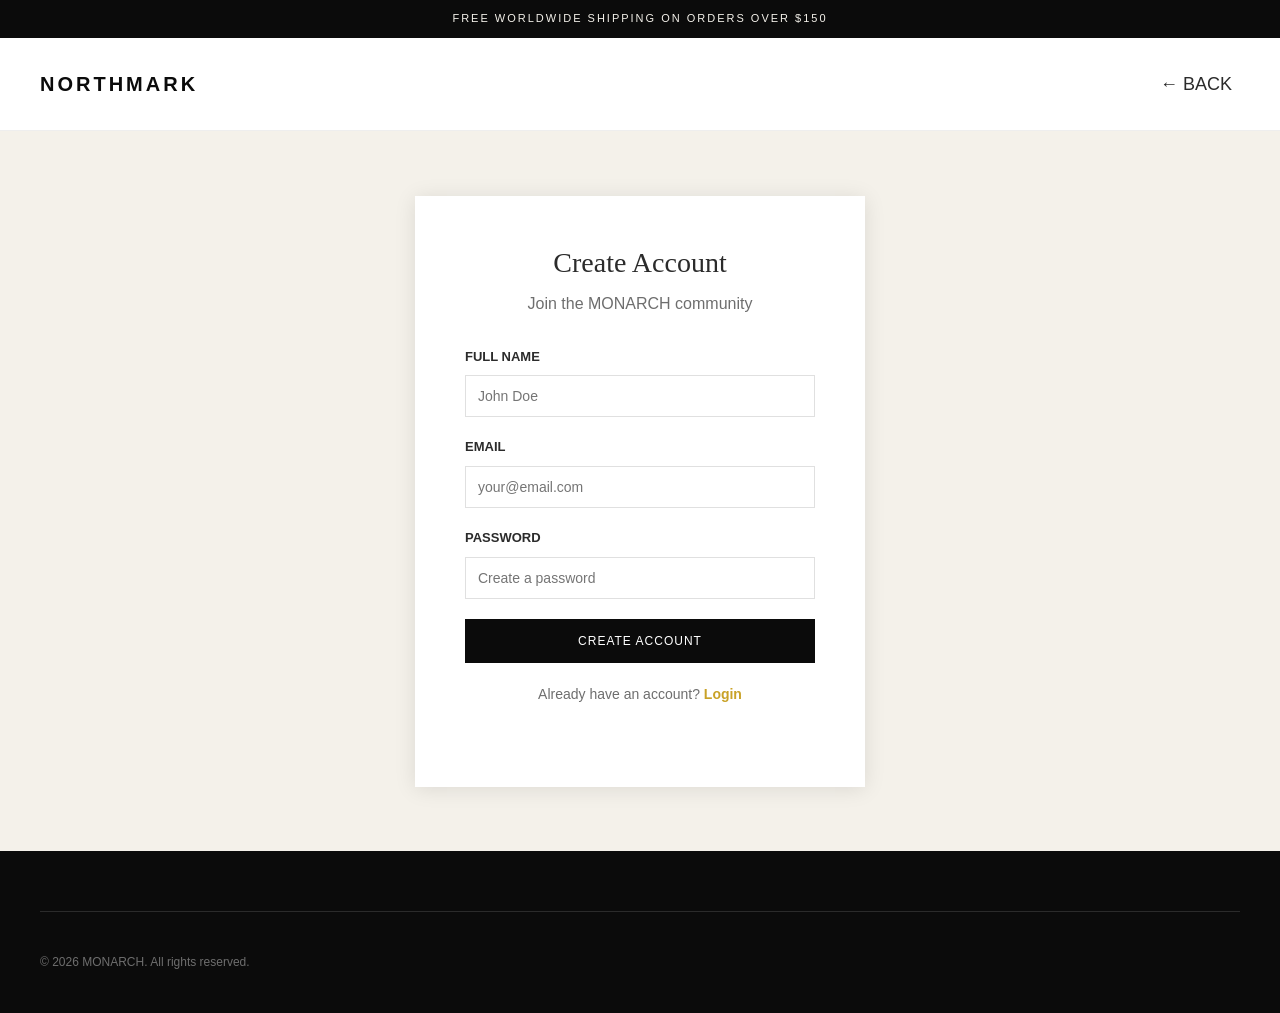
<file: register.html>
<!DOCTYPE html>
<html lang="en">
<head>
    <meta charset="UTF-8">
    <meta name="viewport" content="width=device-width, initial-scale=1.0">
    <title>Register | NORTHMARK</title>
    <link rel="stylesheet" href="css/style.css">
    <style>
        .login-page { min-height: 80vh; display: flex; align-items: center; justify-content: center; padding: 40px 20px; background: #F4F1EA; }
        .login-container { background: white; padding: 50px; max-width: 450px; width: 100%; box-shadow: 0 2px 20px rgba(0,0,0,0.1); }
        .login-container h1 { text-align: center; margin-bottom: 10px; font-size: 28px; }
        .login-container p { text-align: center; color: #6E6E6E; margin-bottom: 30px; }
        .form-group { margin-bottom: 20px; }
        .form-group label { display: block; margin-bottom: 8px; font-size: 13px; font-weight: 600; }
        .form-group input { width: 100%; padding: 12px; border: 1px solid #E0E0E0; font-size: 14px; }
        .form-group input:focus { outline: none; border-color: #C9A227; }
        .btn-full { width: 100%; padding: 15px; background: #0B0B0B; color: white; border: none; font-size: 12px; letter-spacing: 1px; cursor: pointer; }
        .btn-full:hover { background: #2B2B2B; }
        .text-center { text-align: center; margin-top: 20px; font-size: 14px; }
        .text-center a { color: #C9A227; font-weight: 600; }
    </style>
</head>
<body>

    <div class="top-bar">FREE WORLDWIDE SHIPPING ON ORDERS OVER $150</div>

    <header>
        <div class="container">
            <div class="logo"><a href="index.html">NORTHMARK</a></div>
            <div class="header-actions">
                <a href="index.html" class="icon-btn">← BACK</a>
            </div>
        </div>
    </header>

    <section class="login-page">
        <div class="login-container">
            <h1>Create Account</h1>
            <p>Join the MONARCH community</p>
            
            <form id="registerForm">
                <div class="form-group">
                    <label>FULL NAME</label>
                    <input type="text" placeholder="John Doe" required>
                </div>
                
                <div class="form-group">
                    <label>EMAIL</label>
                    <input type="email" placeholder="your@email.com" required>
                </div>
                
                <div class="form-group">
                    <label>PASSWORD</label>
                    <input type="password" placeholder="Create a password" required>
                </div>
                
                <button type="submit" class="btn-full">CREATE ACCOUNT</button>
            </form>
            
            <div class="text-center">
                <p>Already have an account? <a href="login.html">Login</a></p>
            </div>
        </div>
    </section>

    <footer class="main-footer">
        <div class="container">
            <div class="footer-bottom">
                <p>© 2026 MONARCH. All rights reserved.</p>
            </div>
        </div>
    </footer>

    <script>
        document.getElementById('registerForm').addEventListener('submit', function(e) {
            e.preventDefault();
            alert('Account created! (Demo only)');
            window.location.href = 'login.html';
        });
    </script>
</body>
</html>
</file>
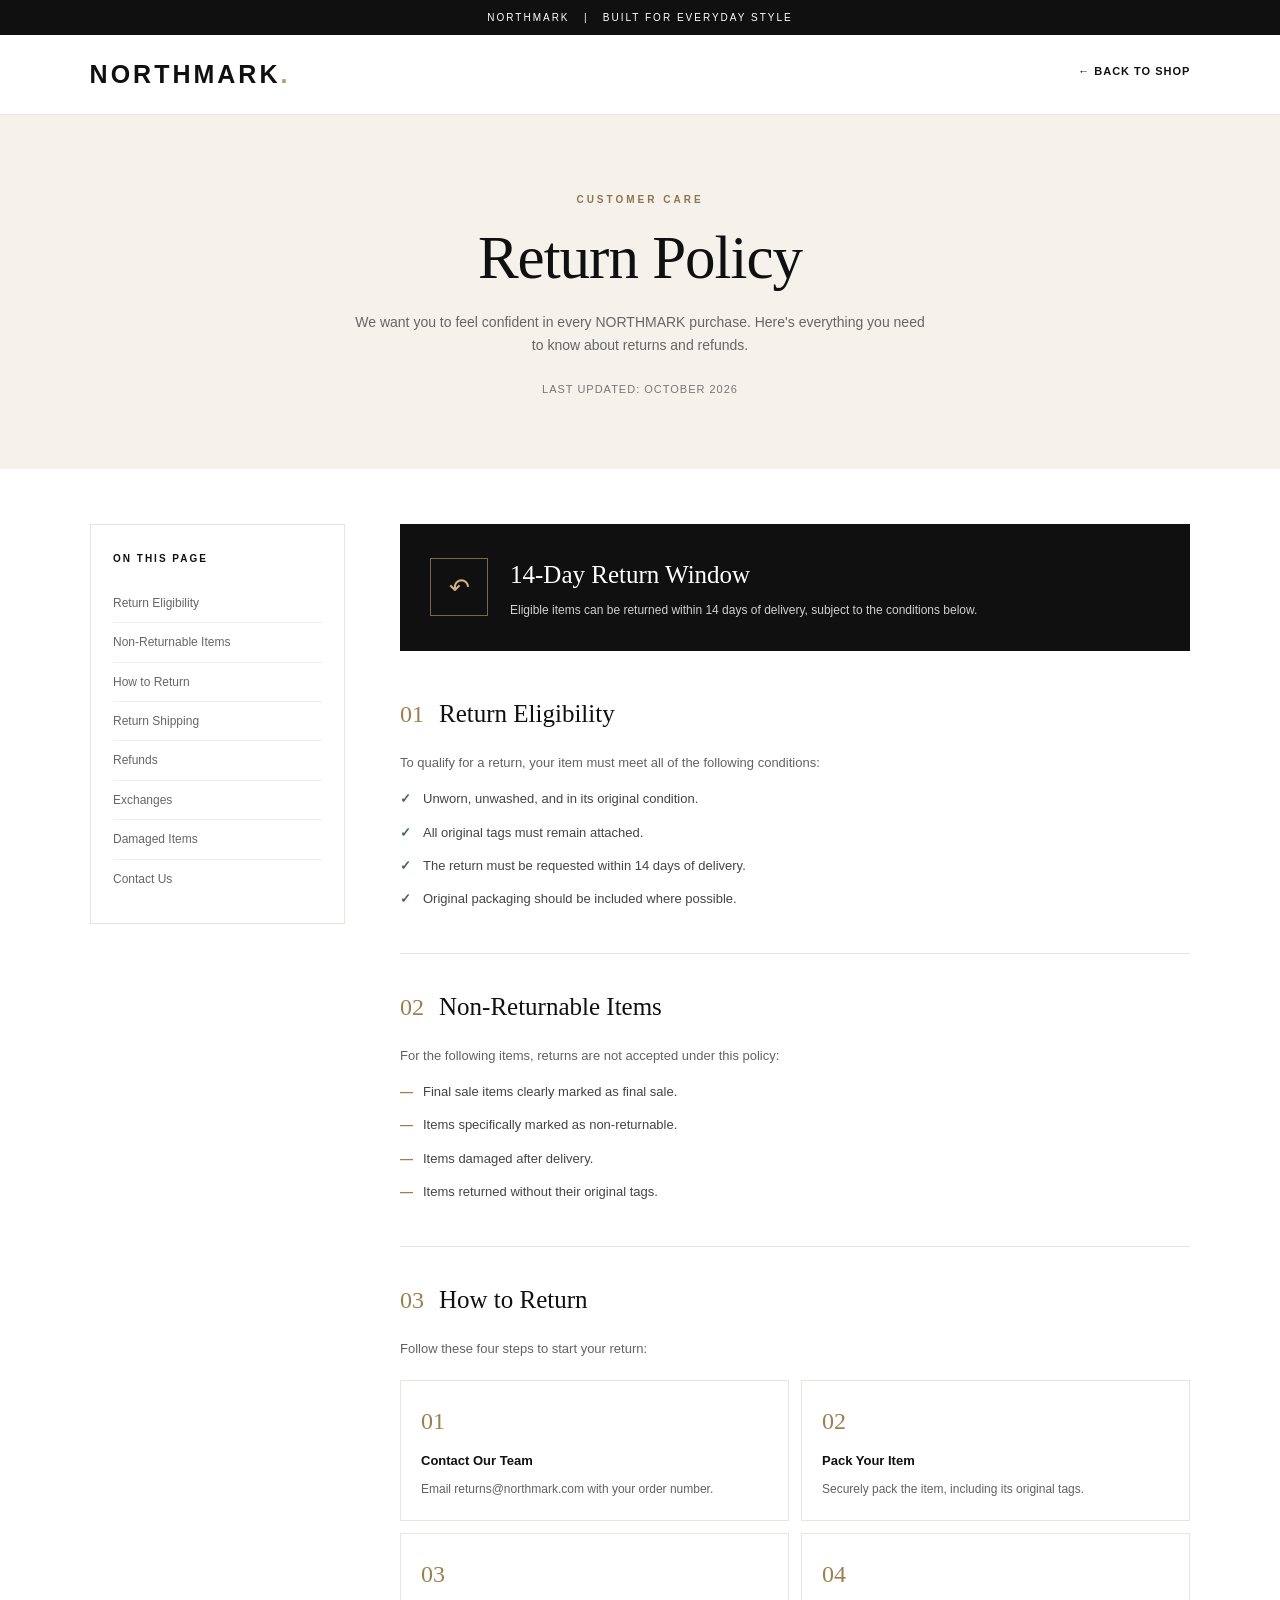
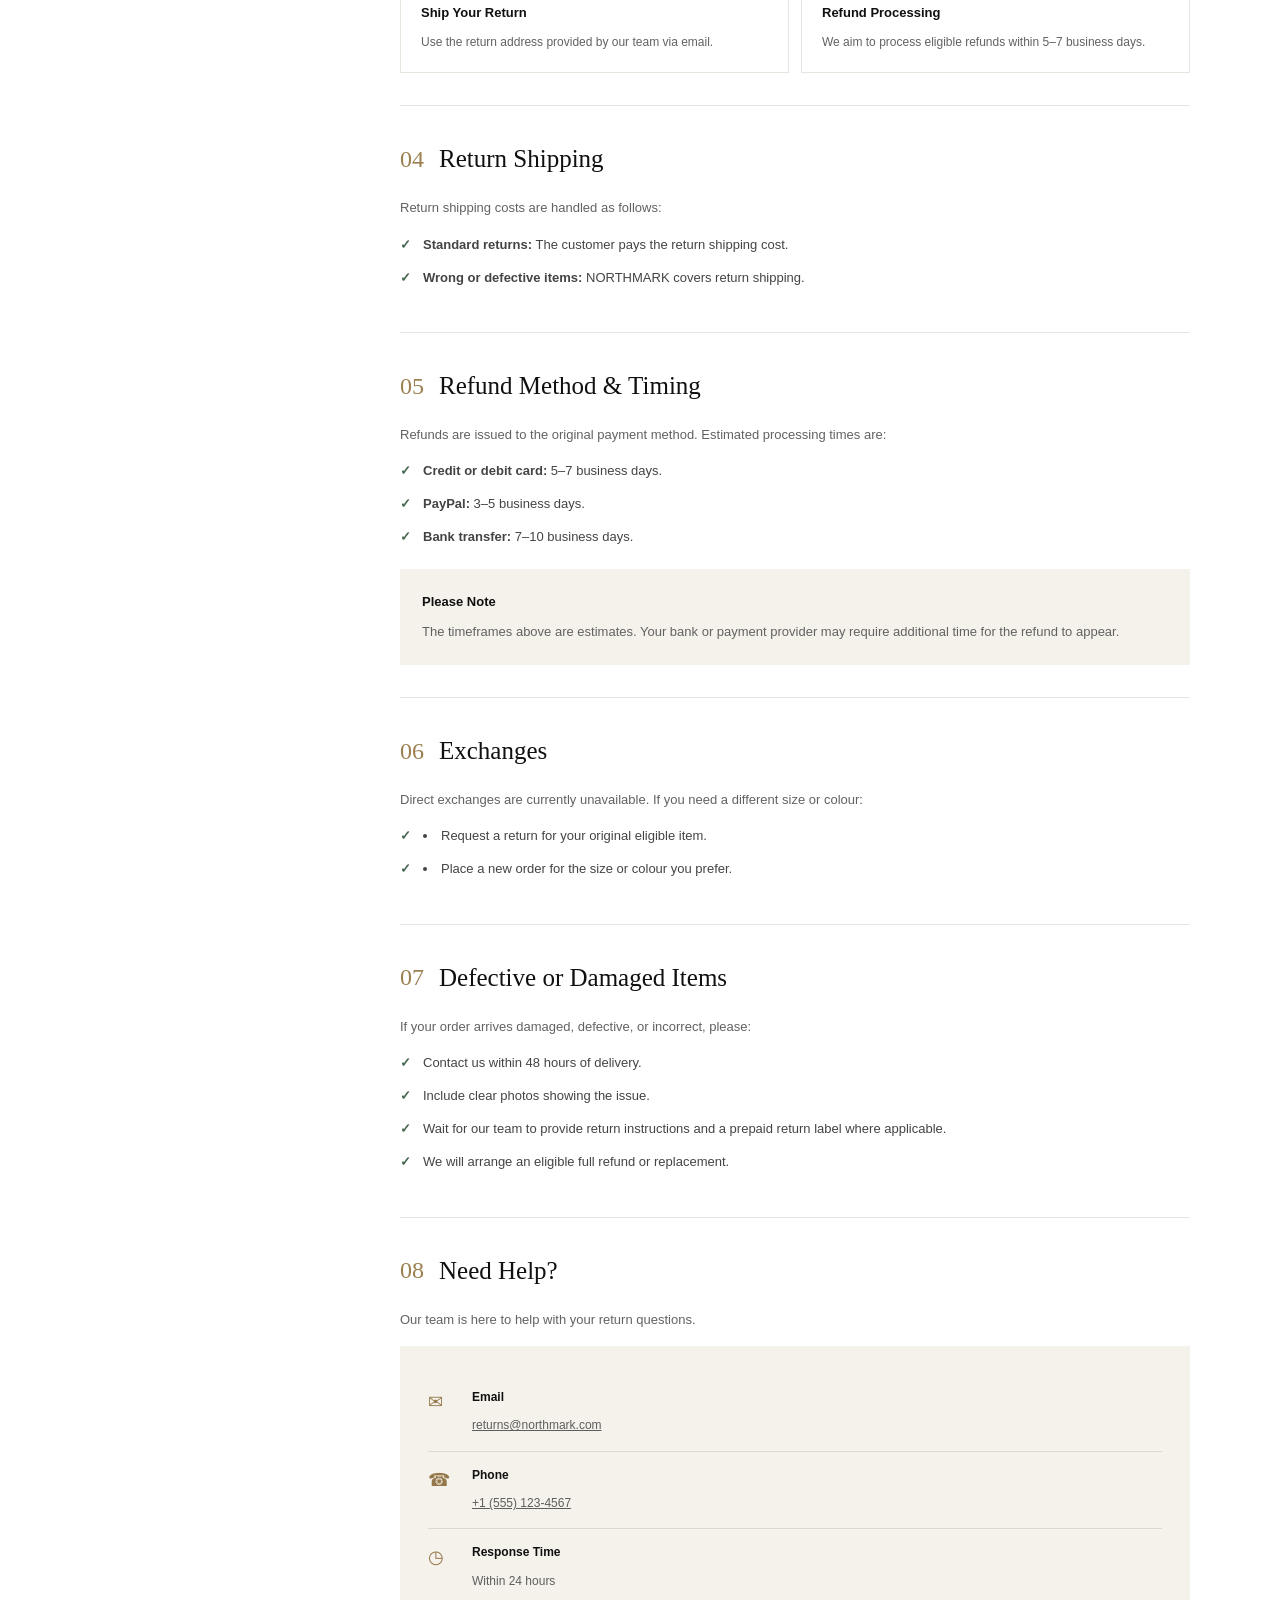
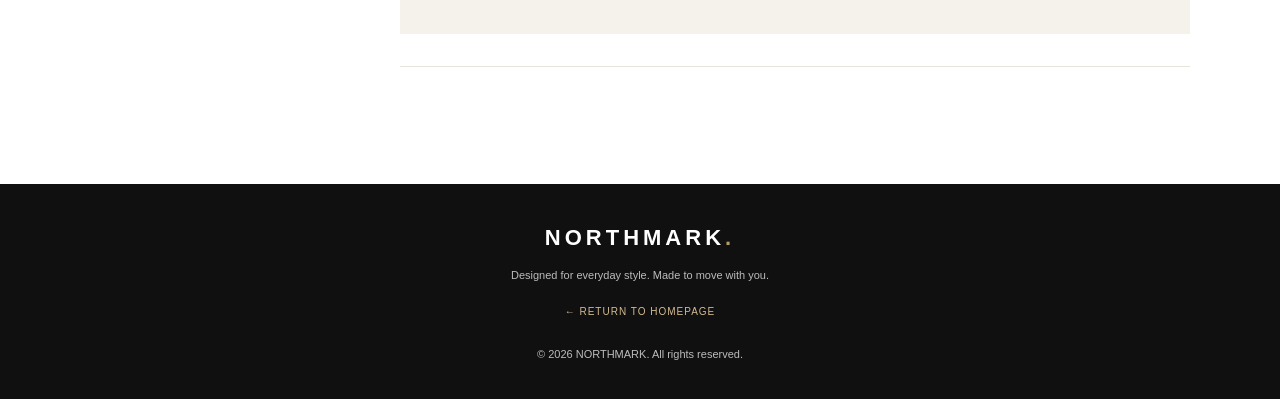
<file: returns.html>
<!DOCTYPE html>
<html lang="en">
<head>
    <meta charset="UTF-8">
    <meta name="viewport" content="width=device-width, initial-scale=1.0">

    <title>Return Policy | NORTHMARK</title>
    <meta name="description" content="Read the NORTHMARK return policy, eligibility requirements, refund process, and return shipping information.">

    <style>
        :root {
            --black: #101010;
            --white: #ffffff;
            --cream: #f5f2eb;
            --gold: #b79a68;
            --gray: #777777;
            --border: #e8e5df;
            --green: #45664f;
        }

        * {
            margin: 0;
            padding: 0;
            box-sizing: border-box;
        }

        html {
            scroll-behavior: smooth;
        }

        body {
            font-family: Arial, Helvetica, sans-serif;
            background: var(--white);
            color: var(--black);
            line-height: 1.7;
        }

        a {
            color: inherit;
        }

        .announcement {
            background: var(--black);
            color: var(--white);
            text-align: center;
            padding: 9px 15px;
            font-size: 10px;
            letter-spacing: 2px;
            text-transform: uppercase;
        }

        .navbar {
            min-height: 78px;
            padding: 18px 7%;
            display: flex;
            align-items: center;
            justify-content: space-between;
            border-bottom: 1px solid var(--border);
        }

        .logo {
            color: var(--black);
            text-decoration: none;
            font-size: 25px;
            font-weight: 800;
            letter-spacing: 3px;
        }

        .logo span {
            color: var(--gold);
        }

        .nav-link {
            font-size: 11px;
            font-weight: bold;
            letter-spacing: 1px;
            text-decoration: none;
            text-transform: uppercase;
            border-bottom: 1px solid transparent;
            padding-bottom: 5px;
        }

        .nav-link:hover {
            border-color: var(--gold);
        }

        .hero {
            background: var(--cream);
            text-align: center;
            padding: 76px 20px 70px;
        }

        .eyebrow {
            color: #8d754c;
            font-size: 10px;
            font-weight: bold;
            letter-spacing: 3px;
            text-transform: uppercase;
            margin-bottom: 15px;
        }

        .hero h1 {
            font-family: Georgia, "Times New Roman", serif;
            font-size: clamp(38px, 6vw, 61px);
            line-height: 1.15;
            font-weight: normal;
            letter-spacing: -1px;
            margin-bottom: 18px;
        }

        .hero p {
            max-width: 570px;
            margin: 0 auto;
            color: #656565;
            font-size: 14px;
        }

        .meta {
            margin-top: 22px;
            color: var(--gray);
            font-size: 11px;
            letter-spacing: 1px;
            text-transform: uppercase;
        }

        .page-layout {
            width: min(1100px, 88%);
            margin: 55px auto 85px;
            display: grid;
            grid-template-columns: 255px minmax(0, 1fr);
            gap: 55px;
            align-items: start;
        }

        .sidebar {
            position: sticky;
            top: 25px;
            border: 1px solid var(--border);
            padding: 25px 22px;
            background: #fff;
        }

        .sidebar h3 {
            font-size: 10px;
            letter-spacing: 2px;
            margin-bottom: 17px;
            text-transform: uppercase;
        }

        .sidebar a {
            display: block;
            padding: 9px 0;
            color: #666;
            text-decoration: none;
            font-size: 12px;
            border-bottom: 1px solid #f0eee9;
        }

        .sidebar a:hover {
            color: #967747;
        }

        .sidebar a:last-child {
            border-bottom: none;
        }

        .policy-content {
            min-width: 0;
        }

        .return-banner {
            background: var(--black);
            color: var(--white);
            padding: 30px;
            display: flex;
            align-items: center;
            gap: 22px;
            margin-bottom: 42px;
        }

        .return-icon {
            width: 58px;
            height: 58px;
            flex-shrink: 0;
            border: 1px solid #75684e;
            color: #d2b47d;
            display: flex;
            align-items: center;
            justify-content: center;
            font-size: 25px;
        }

        .return-banner h2 {
            font-family: Georgia, "Times New Roman", serif;
            font-size: 25px;
            font-weight: normal;
            margin-bottom: 4px;
        }

        .return-banner p {
            color: #d0d0d0;
            font-size: 12px;
        }

        .policy-section {
            scroll-margin-top: 25px;
            padding-bottom: 32px;
            margin-bottom: 32px;
            border-bottom: 1px solid var(--border);
        }

        .section-heading {
            display: flex;
            align-items: center;
            gap: 15px;
            margin-bottom: 17px;
        }

        .number {
            color: #9b8050;
            font-family: Georgia, "Times New Roman", serif;
            font-size: 24px;
        }

        .section-heading h2 {
            font-family: Georgia, "Times New Roman", serif;
            font-size: 25px;
            font-weight: normal;
        }

        .policy-section p {
            font-size: 13px;
            color: #626262;
            margin-bottom: 14px;
        }

        .policy-section ul {
            list-style: none;
            padding: 0;
        }

        .policy-section li {
            position: relative;
            padding-left: 23px;
            margin-bottom: 11px;
            font-size: 13px;
            color: #444;
        }

        .policy-section li::before {
            content: "✓";
            position: absolute;
            left: 0;
            color: var(--green);
            font-weight: bold;
        }

        .warning-list li::before {
            content: "—";
            color: #9b8050;
        }

        .steps {
            display: grid;
            grid-template-columns: repeat(2, minmax(0, 1fr));
            gap: 12px;
            margin-top: 20px;
        }

        .step {
            padding: 20px;
            border: 1px solid var(--border);
            background: #fff;
        }

        .step-number {
            color: #9b8050;
            font-family: Georgia, "Times New Roman", serif;
            font-size: 24px;
            margin-bottom: 8px;
        }

        .step h3 {
            font-size: 13px;
            margin-bottom: 7px;
        }

        .step p {
            font-size: 12px;
            margin: 0;
        }

        .info-box {
            background: var(--cream);
            padding: 22px;
            margin-top: 20px;
        }

        .info-box h3 {
            font-size: 13px;
            margin-bottom: 8px;
        }

        .info-box p {
            margin: 0;
        }

        .contact-card {
            background: var(--cream);
            padding: 28px;
            margin-top: 15px;
        }

        .contact-item {
            display: flex;
            gap: 14px;
            padding: 13px 0;
            border-bottom: 1px solid #ded9cf;
        }

        .contact-item:last-child {
            border-bottom: none;
        }

        .contact-symbol {
            width: 30px;
            color: #947849;
            font-size: 18px;
        }

        .contact-item strong {
            display: block;
            font-size: 12px;
            margin-bottom: 3px;
        }

        .contact-item a,
        .contact-item span {
            font-size: 12px;
            color: #5e5e5e;
            overflow-wrap: anywhere;
        }

        .footer {
            background: var(--black);
            color: var(--white);
            text-align: center;
            padding: 35px 20px;
        }

        .footer-logo {
            font-size: 22px;
            font-weight: bold;
            letter-spacing: 4px;
            margin-bottom: 10px;
        }

        .footer-logo span {
            color: var(--gold);
        }

        .footer p {
            color: #bcbcbc;
            font-size: 11px;
        }

        .footer a {
            display: inline-block;
            margin-top: 18px;
            color: #d4bb91;
            font-size: 10px;
            letter-spacing: 1px;
            text-decoration: none;
            text-transform: uppercase;
        }

        @media (max-width: 760px) {
            .navbar {
                min-height: 68px;
                padding: 16px 6%;
            }

            .logo {
                font-size: 20px;
            }

            .hero {
                padding: 55px 22px;
            }

            .page-layout {
                width: 90%;
                grid-template-columns: 1fr;
                gap: 30px;
                margin-top: 35px;
            }

            .sidebar {
                position: static;
                padding: 20px;
            }

            .sidebar nav {
                display: grid;
                grid-template-columns: repeat(2, minmax(0, 1fr));
                column-gap: 18px;
            }

            .return-banner {
                padding: 22px;
                gap: 15px;
            }

            .return-banner h2 {
                font-size: 21px;
            }

            .section-heading h2 {
                font-size: 22px;
            }
        }

        @media (max-width: 420px) {
            .steps {
                grid-template-columns: 1fr;
            }

            .return-icon {
                width: 45px;
                height: 45px;
                font-size: 20px;
            }

            .return-banner {
                align-items: flex-start;
            }

            .hero p {
                font-size: 13px;
            }
        }
    </style>
</head>

<body>

    <div class="announcement">
        NORTHMARK &nbsp; | &nbsp; Built for Everyday Style
    </div>

    <header class="navbar">
        <a href="index.html" class="logo">NORTHMARK<span>.</span></a>
        <a href="index.html" class="nav-link">← Back to Shop</a>
    </header>

    <section class="hero">
        <div class="eyebrow">Customer Care</div>
        <h1>Return Policy</h1>
        <p>
            We want you to feel confident in every NORTHMARK purchase.
            Here's everything you need to know about returns and refunds.
        </p>
        <div class="meta">Last Updated: October 2026</div>
    </section>

    <main class="page-layout">

        <aside class="sidebar">
            <h3>On This Page</h3>
            <nav>
                <a href="#eligibility">Return Eligibility</a>
                <a href="#non-returnable">Non-Returnable Items</a>
                <a href="#how-to-return">How to Return</a>
                <a href="#shipping">Return Shipping</a>
                <a href="#refunds">Refunds</a>
                <a href="#exchanges">Exchanges</a>
                <a href="#damaged">Damaged Items</a>
                <a href="#contact">Contact Us</a>
            </nav>
        </aside>

        <div class="policy-content">

            <div class="return-banner">
                <div class="return-icon">↶</div>
                <div>
                    <h2>14-Day Return Window</h2>
                    <p>
                        Eligible items can be returned within 14 days
                        of delivery, subject to the conditions below.
                    </p>
                </div>
            </div>

            <section class="policy-section" id="eligibility">
                <div class="section-heading">
                    <span class="number">01</span>
                    <h2>Return Eligibility</h2>
                </div>

                <p>To qualify for a return, your item must meet all of the following conditions:</p>

                <ul>
                    <li>Unworn, unwashed, and in its original condition.</li>
                    <li>All original tags must remain attached.</li>
                    <li>The return must be requested within 14 days of delivery.</li>
                    <li>Original packaging should be included where possible.</li>
                </ul>
            </section>

            <section class="policy-section" id="non-returnable">
                <div class="section-heading">
                    <span class="number">02</span>
                    <h2>Non-Returnable Items</h2>
                </div>

                <p>For the following items, returns are not accepted under this policy:</p>

                <ul class="warning-list">
                    <li>Final sale items clearly marked as final sale.</li>
                    <li>Items specifically marked as non-returnable.</li>
                    <li>Items damaged after delivery.</li>
                    <li>Items returned without their original tags.</li>
                </ul>
            </section>

            <section class="policy-section" id="how-to-return">
                <div class="section-heading">
                    <span class="number">03</span>
                    <h2>How to Return</h2>
                </div>

                <p>Follow these four steps to start your return:</p>

                <div class="steps">
                    <div class="step">
                        <div class="step-number">01</div>
                        <h3>Contact Our Team</h3>
                        <p>Email returns@northmark.com with your order number.</p>
                    </div>

                    <div class="step">
                        <div class="step-number">02</div>
                        <h3>Pack Your Item</h3>
                        <p>Securely pack the item, including its original tags.</p>
                    </div>

                    <div class="step">
                        <div class="step-number">03</div>
                        <h3>Ship Your Return</h3>
                        <p>Use the return address provided by our team via email.</p>
                    </div>

                    <div class="step">
                        <div class="step-number">04</div>
                        <h3>Refund Processing</h3>
                        <p>We aim to process eligible refunds within 5–7 business days.</p>
                    </div>
                </div>
            </section>

            <section class="policy-section" id="shipping">
                <div class="section-heading">
                    <span class="number">04</span>
                    <h2>Return Shipping</h2>
                </div>

                <p>Return shipping costs are handled as follows:</p>

                <ul>
                    <li><strong>Standard returns:</strong> The customer pays the return shipping cost.</li>
                    <li><strong>Wrong or defective items:</strong> NORTHMARK covers return shipping.</li>
                </ul>
            </section>

            <section class="policy-section" id="refunds">
                <div class="section-heading">
                    <span class="number">05</span>
                    <h2>Refund Method & Timing</h2>
                </div>

                <p>Refunds are issued to the original payment method. Estimated processing times are:</p>

                <ul>
                    <li><strong>Credit or debit card:</strong> 5–7 business days.</li>
                    <li><strong>PayPal:</strong> 3–5 business days.</li>
                    <li><strong>Bank transfer:</strong> 7–10 business days.</li>
                </ul>

                <div class="info-box">
                    <h3>Please Note</h3>
                    <p>
                        The timeframes above are estimates. Your bank or payment
                        provider may require additional time for the refund to appear.
                    </p>
                </div>
            </section>

            <section class="policy-section" id="exchanges">
                <div class="section-heading">
                    <span class="number">06</span>
                    <h2>Exchanges</h2>
                </div>

                <p>Direct exchanges are currently unavailable. If you need a different size or colour:</p>

                <ul">
                    <li>Request a return for your original eligible item.</li>
                    <li>Place a new order for the size or colour you prefer.</li>
                </ul>
            </section>

            <section class="policy-section" id="damaged">
                <div class="section-heading">
                    <span class="number">07</span>
                    <h2>Defective or Damaged Items</h2>
                </div>

                <p>If your order arrives damaged, defective, or incorrect, please:</p>

                <ul>
                    <li>Contact us within 48 hours of delivery.</li>
                    <li>Include clear photos showing the issue.</li>
                    <li>Wait for our team to provide return instructions and a prepaid return label where applicable.</li>
                    <li>We will arrange an eligible full refund or replacement.</li>
                </ul>
            </section>

            <section class="policy-section" id="contact">
                <div class="section-heading">
                    <span class="number">08</span>
                    <h2>Need Help?</h2>
                </div>

                <p>Our team is here to help with your return questions.</p>

                <div class="contact-card">
                    <div class="contact-item">
                        <div class="contact-symbol">✉</div>
                        <div>
                            <strong>Email</strong>
                            <a href="mailto:returns@northmark.com">returns@northmark.com</a>
                        </div>
                    </div>

                    <div class="contact-item">
                        <div class="contact-symbol">☎</div>
                        <div>
                            <strong>Phone</strong>
                            <a href="tel:+15551234567">+1 (555) 123-4567</a>
                        </div>
                    </div>

                    <div class="contact-item">
                        <div class="contact-symbol">◷</div>
                        <div>
                            <strong>Response Time</strong>
                            <span>Within 24 hours</span>
                        </div>
                    </div>
                </div>
            </section>

        </div>
    </main>

    <footer class="footer">
        <div class="footer-logo">NORTHMARK<span>.</span></div>
        <p>Designed for everyday style. Made to move with you.</p>
        <a href="index.html">← Return to Homepage</a>
        <p style="margin-top: 22px;">© 2026 NORTHMARK. All rights reserved.</p>
    </footer>

</body>
</html>
</file>
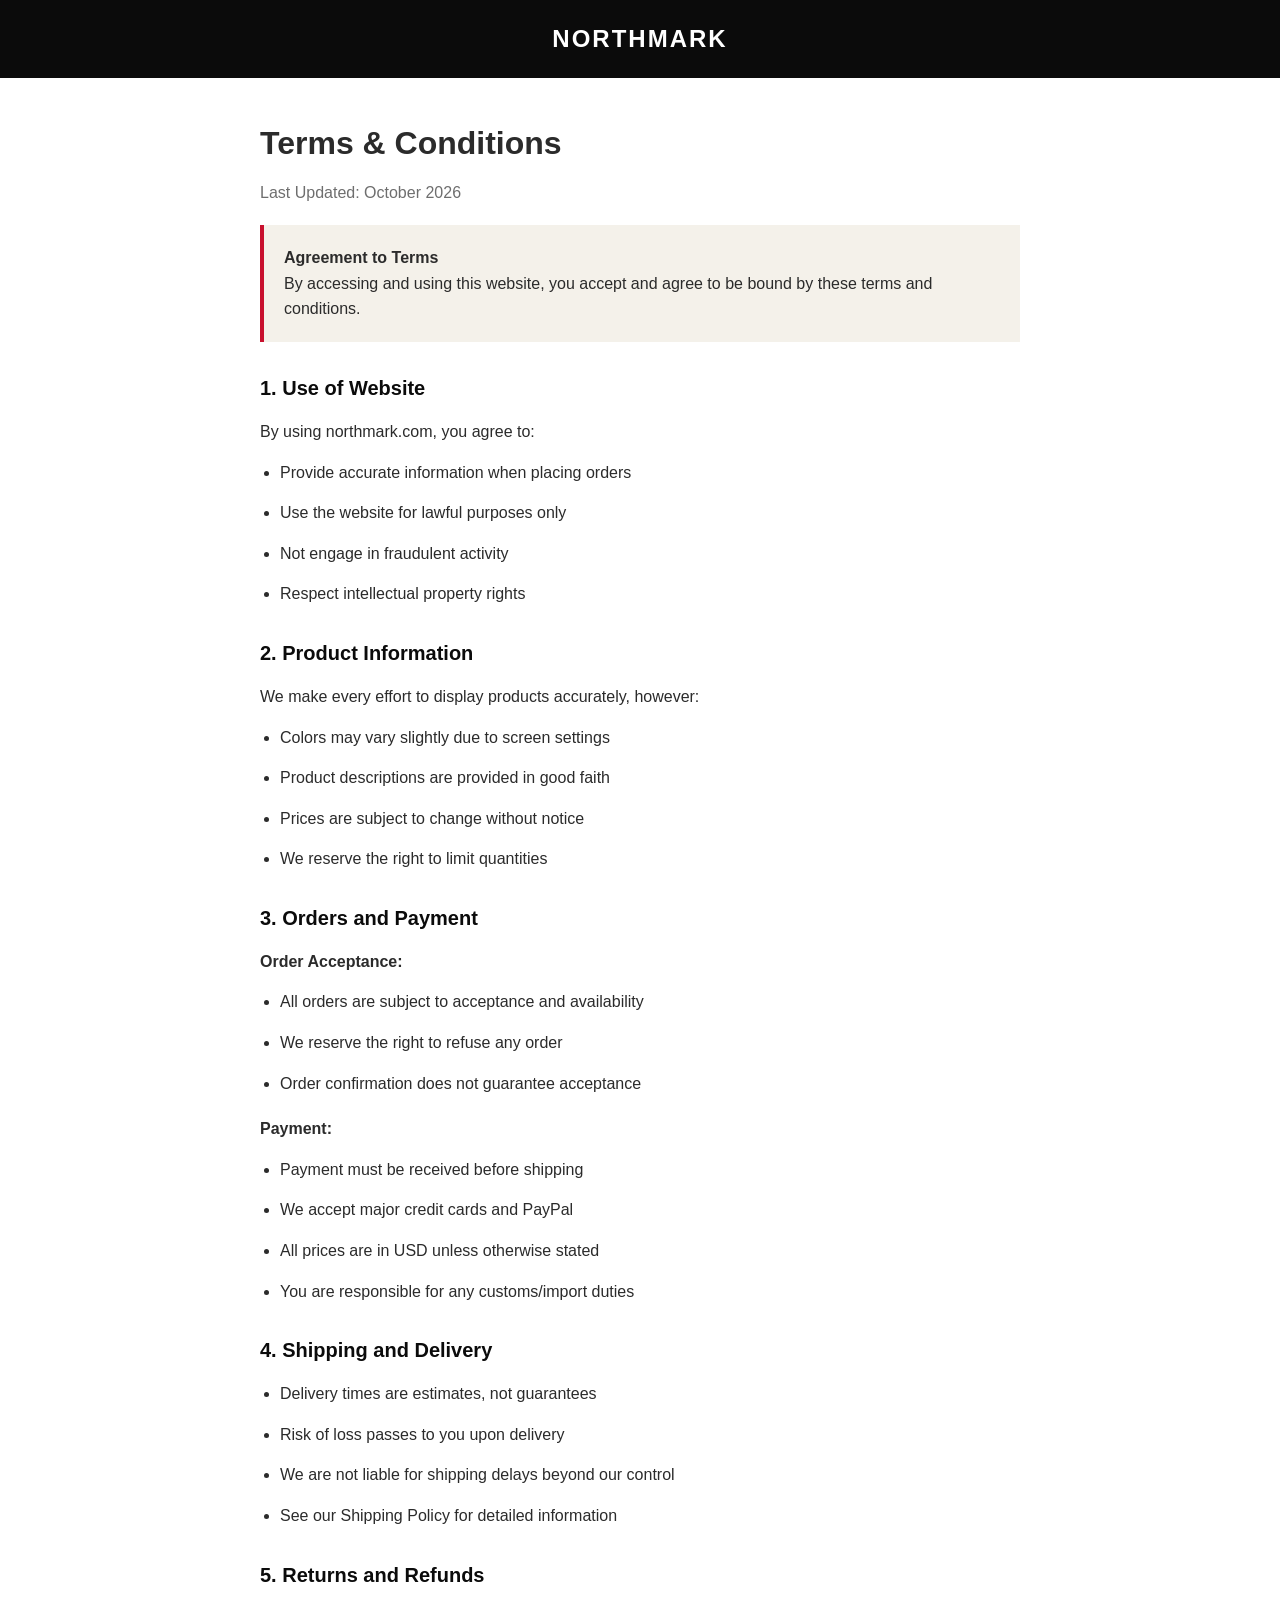
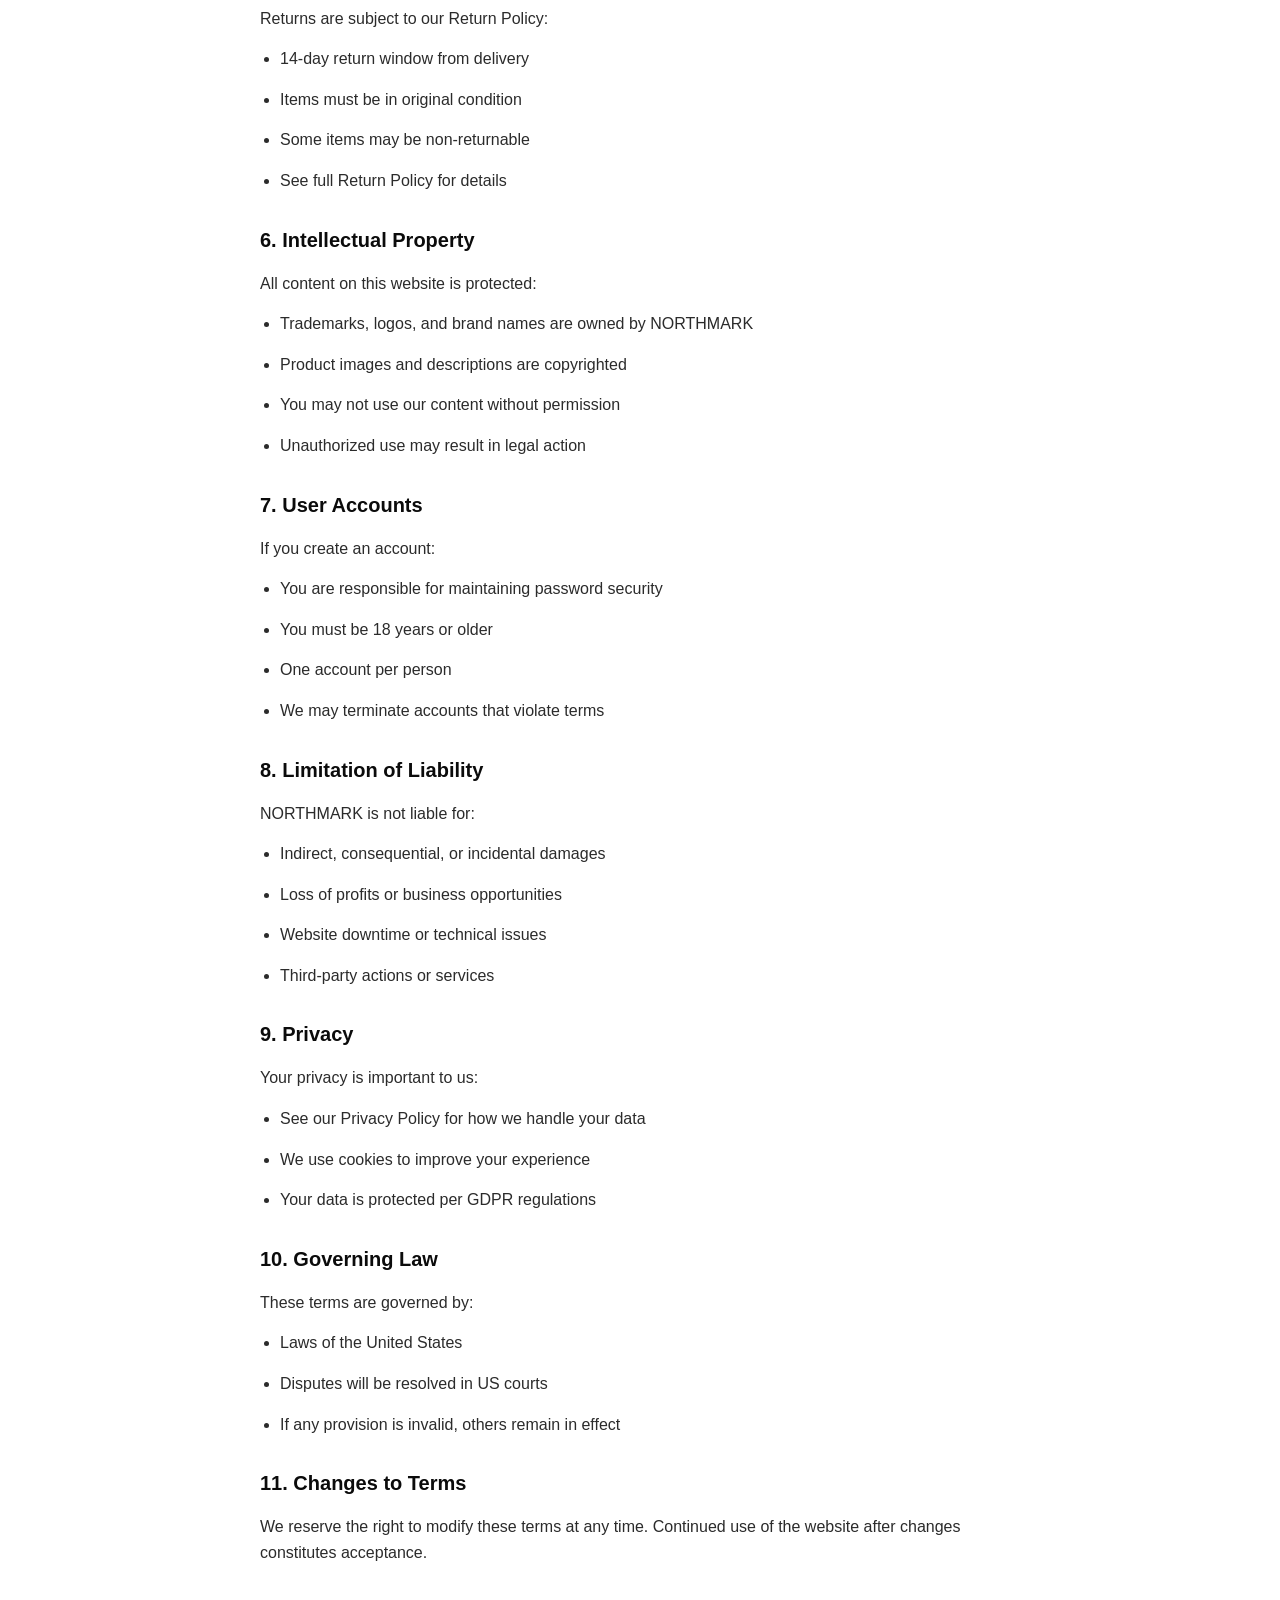
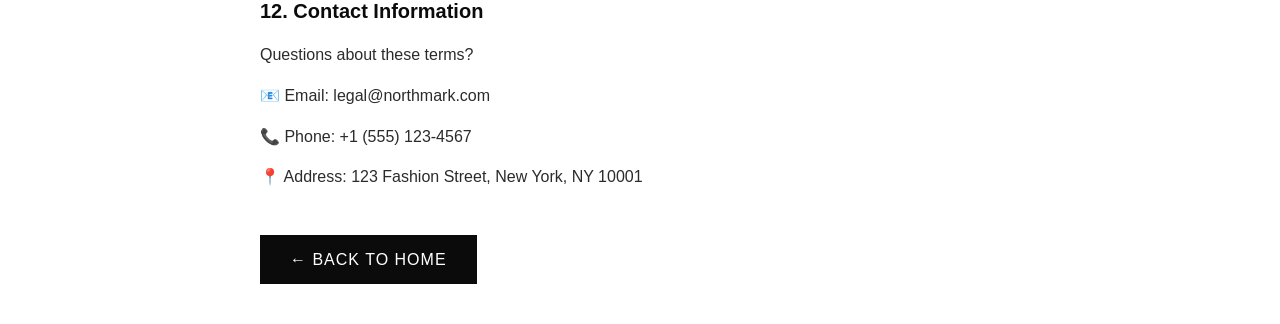
<file: terms.html>
<!DOCTYPE html>
<html lang="en">
<head>
    <meta charset="UTF-8">
    <meta name="viewport" content="width=device-width, initial-scale=1.0">
    <title>Terms & Conditions - NORTHMARK</title>
    <style>
        * {
            margin: 0;
            padding: 0;
            box-sizing: border-box;
        }
        
        body {
            font-family: Arial, sans-serif;
            line-height: 1.6;
            color: #2B2B2B;
            background: #FFFFFF;
        }
        
        .header {
            background: #0B0B0B;
            color: #FFFFFF;
            padding: 20px;
            text-align: center;
        }
        
        .header h1 {
            font-size: 24px;
            letter-spacing: 2px;
        }
        
        .container {
            max-width: 800px;
            margin: 40px auto;
            padding: 0 20px;
        }
        
        h2 {
            color: #0B0B0B;
            margin: 30px 0 15px 0;
            font-size: 20px;
        }
        
        p, li {
            margin-bottom: 15px;
            color: #2B2B2B;
        }
        
        ul {
            margin-left: 20px;
            margin-bottom: 20px;
        }
        
        .highlight {
            background: #F4F1EA;
            padding: 20px;
            border-left: 4px solid #C8102E;
            margin: 20px 0;
        }
        
        .back-link {
            display: inline-block;
            background: #0B0B0B;
            color: #FFFFFF;
            padding: 12px 30px;
            text-decoration: none;
            margin-top: 30px;
            letter-spacing: 1px;
        }
        
        .back-link:hover {
            background: #2B2B2B;
        }
    </style>
</head>
<body>
    <div class="header">
        <h1>NORTHMARK</h1>
    </div>
    
    <div class="container">
        <h1 style="font-size: 32px; margin-bottom: 10px;">Terms & Conditions</h1>
        <p style="color: #6E6E6E;">Last Updated: October 2026</p>
        
        <div class="highlight">
            <strong>Agreement to Terms</strong><br>
            By accessing and using this website, you accept and agree to be bound by these terms and conditions.
        </div>
        
        <h2>1. Use of Website</h2>
        <p>By using northmark.com, you agree to:</p>
        <ul>
            <li>Provide accurate information when placing orders</li>
            <li>Use the website for lawful purposes only</li>
            <li>Not engage in fraudulent activity</li>
            <li>Respect intellectual property rights</li>
        </ul>
        
        <h2>2. Product Information</h2>
        <p>We make every effort to display products accurately, however:</p>
        <ul>
            <li>Colors may vary slightly due to screen settings</li>
            <li>Product descriptions are provided in good faith</li>
            <li>Prices are subject to change without notice</li>
            <li>We reserve the right to limit quantities</li>
        </ul>
        
        <h2>3. Orders and Payment</h2>
        <p><strong>Order Acceptance:</strong></p>
        <ul>
            <li>All orders are subject to acceptance and availability</li>
            <li>We reserve the right to refuse any order</li>
            <li>Order confirmation does not guarantee acceptance</li>
        </ul>
        
        <p><strong>Payment:</strong></p>
        <ul>
            <li>Payment must be received before shipping</li>
            <li>We accept major credit cards and PayPal</li>
            <li>All prices are in USD unless otherwise stated</li>
            <li>You are responsible for any customs/import duties</li>
        </ul>
        
        <h2>4. Shipping and Delivery</h2>
        <ul>
            <li>Delivery times are estimates, not guarantees</li>
            <li>Risk of loss passes to you upon delivery</li>
            <li>We are not liable for shipping delays beyond our control</li>
            <li>See our Shipping Policy for detailed information</li>
        </ul>
        
        <h2>5. Returns and Refunds</h2>
        <p>Returns are subject to our Return Policy:</p>
        <ul>
            <li>14-day return window from delivery</li>
            <li>Items must be in original condition</li>
            <li>Some items may be non-returnable</li>
            <li>See full Return Policy for details</li>
        </ul>
        
        <h2>6. Intellectual Property</h2>
        <p>All content on this website is protected:</p>
        <ul>
            <li>Trademarks, logos, and brand names are owned by NORTHMARK</li>
            <li>Product images and descriptions are copyrighted</li>
            <li>You may not use our content without permission</li>
            <li>Unauthorized use may result in legal action</li>
        </ul>
        
        <h2>7. User Accounts</h2>
        <p>If you create an account:</p>
        <ul>
            <li>You are responsible for maintaining password security</li>
            <li>You must be 18 years or older</li>
            <li>One account per person</li>
            <li>We may terminate accounts that violate terms</li>
        </ul>
        
        <h2>8. Limitation of Liability</h2>
        <p>NORTHMARK is not liable for:</p>
        <ul>
            <li>Indirect, consequential, or incidental damages</li>
            <li>Loss of profits or business opportunities</li>
            <li>Website downtime or technical issues</li>
            <li>Third-party actions or services</li>
        </ul>
        
        <h2>9. Privacy</h2>
        <p>Your privacy is important to us:</p>
        <ul>
            <li>See our Privacy Policy for how we handle your data</li>
            <li>We use cookies to improve your experience</li>
            <li>Your data is protected per GDPR regulations</li>
        </ul>
        
        <h2>10. Governing Law</h2>
        <p>These terms are governed by:</p>
        <ul>
            <li>Laws of the United States</li>
            <li>Disputes will be resolved in US courts</li>
            <li>If any provision is invalid, others remain in effect</li>
        </ul>
        
        <h2>11. Changes to Terms</h2>
        <p>We reserve the right to modify these terms at any time. Continued use of the website after changes constitutes acceptance.</p>
        
        <h2>12. Contact Information</h2>
        <p>Questions about these terms?</p>
        <p>📧 Email: legal@northmark.com</p>
        <p>📞 Phone: +1 (555) 123-4567</p>
        <p>📍 Address: 123 Fashion Street, New York, NY 10001</p>
        
        <a href="index.html" class="back-link">← BACK TO HOME</a>
    </div>
</body>
</html>
</file>
<file: css/style.css>
* {
    margin: 0;
    padding: 0;
    box-sizing: border-box;
}

:root {
    /* Colors - Document Palette */
    --color-primary-black: #0B0B0B;
    --color-ivory-white: #FFFFFF;
    --color-warm-ivory: #F4F1EA;
    --color-signal-red: #C8102E;
    --color-varsity-gold: #C9A227;
    --color-charcoal: #2B2B2B;
    --color-muted-grey: #6E6E6E;
    --color-soft-black: #1A1A1A;
    
    /* Typography */
    --font-sans: -apple-system, BlinkMacSystemFont, 'Segoe UI', 'Helvetica Neue', Arial, sans-serif;
    --font-serif: Georgia, 'Times New Roman', serif;
    
    /* Spacing */
    --spacing-xs: 8px;
    --spacing-sm: 16px;
    --spacing-md: 24px;
    --spacing-lg: 40px;
    --spacing-xl: 60px;
    --spacing-xxl: 80px;
    
    /* Transitions */
    --transition-fast: 0.2s ease;
    --transition-normal: 0.3s ease;
}

html {
    scroll-behavior: smooth;
}

body {
    font-family: var(--font-sans);
    color: var(--color-charcoal);
    background: var(--color-ivory-white);
    line-height: 1.6;
    -webkit-font-smoothing: antialiased;
    -moz-osx-font-smoothing: grayscale;
}

img {
    max-width: 100%;
    height: auto;
    display: block;
}

a {
    text-decoration: none;
    color: inherit;
    transition: color var(--transition-fast);
}

button {
    cursor: pointer;
    font-family: inherit;
    border: none;
    background: none;
}


/* ========================================
   2. TYPOGRAPHY
   ======================================== */

h1, h2, h3, h4, h5, h6 {
    font-weight: 400;
    line-height: 1.2;
}

h1 {
    font-size: clamp(36px, 5vw, 56px);
    font-family: var(--font-serif);
}

h2 {
    font-size: clamp(28px, 4vw, 36px);
    font-family: var(--font-serif);
}

h3 {
    font-size: clamp(18px, 2vw, 20px);
}

p {
    line-height: 1.7;
}


/* ========================================
   3. LAYOUT & GRID
   ======================================== */

.container {
    max-width: 1400px;
    margin: 0 auto;
    padding: 0 var(--spacing-lg);
}

.section-header {
    text-align: center;
    margin-bottom: var(--spacing-xl);
}

.section-tag {
    font-size: 11px;
    letter-spacing: 2px;
    color: var(--color-varsity-gold);
    margin-bottom: var(--spacing-sm);
    text-transform: uppercase;
}

.section-cta {
    text-align: center;
    margin-top: var(--spacing-xl);
}


/* ========================================
   4. HEADER & NAVIGATION
   ======================================== */

.top-bar {
    background: var(--color-primary-black);
    color: var(--color-warm-ivory);
    text-align: center;
    padding: 10px var(--spacing-sm);
    font-size: 11px;
    letter-spacing: 2px;
}

header {
    background: var(--color-ivory-white);
    border-bottom: 1px solid #EEEEEE;
    position: sticky;
    top: 0;
    z-index: 100;
    padding: var(--spacing-md) 0;
}

header .container {
    display: flex;
    justify-content: space-between;
    align-items: center;
}

.logo a {
    font-size: 20px;
    font-weight: 700;
    letter-spacing: 3px;
    color: var(--color-primary-black);
}

.desktop-nav {
    display: flex;
    gap: 30px;
}

.nav-item {
    position: relative;
}

.nav-item > a {
    font-size: 11px;
    letter-spacing: 1px;
    font-weight: 500;
    text-transform: uppercase;
    color: var(--color-charcoal);
    padding: var(--spacing-sm) 0;
}

.nav-item > a:hover {
    color: var(--color-varsity-gold);
}

/* Dropdown Menu */
.dropdown {
    display: none;
    position: absolute;
    top: 100%;
    left: 0;
    background: var(--color-ivory-white);
    border: 1px solid #E0E0E0;
    box-shadow: 0 4px 12px rgba(0, 0, 0, 0.1);
    min-width: 200px;
    padding: var(--spacing-sm) 0;
    margin-top: var(--spacing-sm);
    z-index: 1000;
}

.nav-item:hover .dropdown {
    display: block;
}

.dropdown a {
    display: block;
    padding: 12px var(--spacing-md);
    font-size: 12px;
    color: var(--color-charcoal);
    transition: background var(--transition-fast);
}

.dropdown a:hover {
    background: var(--color-warm-ivory);
    color: var(--color-primary-black);
}

/* Header Actions */
.header-actions {
    display: flex;
    align-items: center;
    gap: var(--spacing-md);
}

.icon-btn {
    font-size: 18px;
    padding: var(--spacing-xs);
    color: var(--color-charcoal);
    transition: color var(--transition-fast);
}

.icon-btn:hover {
    color: var(--color-varsity-gold);
}

.cart-icon {
    position: relative;
}

.cart-badge {
    position: absolute;
    top: 0;
    right: 0;
    background: var(--color-signal-red);
    color: white;
    border-radius: 50%;
    width: 18px;
    height: 18px;
    font-size: 10px;
    display: flex;
    align-items: center;
    justify-content: center;
    font-weight: 600;
}

/* Mobile Menu */
.mobile-menu-toggle {
    display: none;
    font-size: 24px;
    color: var(--color-charcoal);
}

.mobile-menu {
    display: none;
    position: fixed;
    top: 0;
    right: -100%;
    width: 300px;
    height: 100vh;
    background: var(--color-ivory-white);
    box-shadow: -4px 0 20px rgba(0, 0, 0, 0.2);
    z-index: 2000;
    transition: right var(--transition-normal);
    padding: var(--spacing-lg);
}

.mobile-menu.active {
    right: 0;
}

.close-menu {
    position: absolute;
    top: var(--spacing-md);
    right: var(--spacing-md);
    font-size: 36px;
    color: var(--color-charcoal);
}

.mobile-nav {
    display: flex;
    flex-direction: column;
    gap: var(--spacing-md);
    margin-top: var(--spacing-xxl);
}

.mobile-nav a {
    font-size: 14px;
    letter-spacing: 1px;
    padding: var(--spacing-sm) 0;
    border-bottom: 1px solid #E0E0E0;
    color: var(--color-primary-black);
}


/* ========================================
   5. HERO SECTION
   ======================================== */

.hero {
    background: var(--color-primary-black);
    color: var(--color-ivory-white);
    padding: var(--spacing-xxl) var(--spacing-lg);
    min-height: 600px;
    display: flex;
    justify-content: space-between;
    align-items: center;
    gap: var(--spacing-xl);
}

.hero-content {
    flex: 1;
    max-width: 550px;
}

.hero-tag {
    font-size: 11px;
    letter-spacing: 2px;
    color: var(--color-varsity-gold);
    margin-bottom: var(--spacing-md);
}

.hero h1 {
    margin-bottom: var(--spacing-md);
}

.hero h1 em {
    font-style: italic;
    color: var(--color-warm-ivory);
}

.hero-desc {
    font-size: 15px;
    color: var(--color-warm-ivory);
    margin-bottom: var(--spacing-lg);
}

.hero-buttons {
    display: flex;
    gap: var(--spacing-sm);
}

.hero-images {
    display: flex;
    gap: var(--spacing-md);
}

.hero-product-card {
    width: 250px;
}

.product-showcase {
    background: var(--color-warm-ivory);
    padding: var(--spacing-lg);
}

.product-showcase img {
    width: 100%;
}


/* ========================================
   6. FEATURES
   ======================================== */

.features {
    background: var(--color-warm-ivory);
    padding: var(--spacing-lg) 0;
}

.features-grid {
    display: grid;
    grid-template-columns: repeat(4, 1fr);
    gap: var(--spacing-lg);
    text-align: center;
}

.feature-icon {
    font-size: 32px;
    margin-bottom: var(--spacing-sm);
}

.feature-item h3 {
    font-size: 12px;
    letter-spacing: 1px;
    margin-bottom: var(--spacing-xs);
    font-weight: 600;
}

.feature-item p {
    font-size: 13px;
    color: var(--color-muted-grey);
}


/* ========================================
   7. PRODUCTS
   ======================================== */

.section-products {
    padding: var(--spacing-xxl) 0;
}

.products-grid {
    display: grid;
    grid-template-columns: repeat(4, 1fr);
    gap: 25px;
}

.product-card {
    text-align: center;
}

.product-link {
    display: block;
}

.product-image {
    position: relative;
    margin-bottom: var(--spacing-sm);
    overflow: hidden;
    background: #F8F8F8;
}

.product-image img {
    width: 100%;
    height: 350px;
    object-fit: cover;
    transition: transform var(--transition-normal);
}

.product-card:hover .product-image img {
    transform: scale(1.05);
}

.badge {
    position: absolute;
    top: 10px;
    right: 10px;
    padding: 5px 12px;
    font-size: 10px;
    letter-spacing: 1px;
    font-weight: 600;
}

.badge-new {
    background: var(--color-signal-red);
    color: white;
}

.product-card h3 {
    font-size: 14px;
    margin-bottom: var(--spacing-xs);
    font-weight: 500;
    color: var(--color-charcoal);
}

.price {
    font-size: 14px;
    font-weight: 600;
    margin-bottom: var(--spacing-sm);
    color: var(--color-primary-black);
}

.btn-add-cart {
    width: 100%;
    padding: 12px;
    background: var(--color-ivory-white);
    border: 1px solid var(--color-charcoal);
    font-size: 11px;
    letter-spacing: 1px;
    font-weight: 600;
    transition: all var(--transition-fast);
}

.btn-add-cart:hover {
    background: var(--color-primary-black);
    color: var(--color-ivory-white);
}


/* ========================================
   8. COLLECTIONS
   ======================================== */

.section-collections {
    padding: var(--spacing-xxl) 0;
    background: var(--color-warm-ivory);
}

.collections-grid {
    display: grid;
    grid-template-columns: repeat(3, 1fr);
    gap: 25px;
}

.collection-card {
    position: relative;
    overflow: hidden;
    cursor: pointer;
}

.collection-card img {
    width: 100%;
    height: 400px;
    object-fit: cover;
    transition: transform var(--transition-normal);
}

.collection-card:hover img {
    transform: scale(1.05);
}

.collection-overlay {
    position: absolute;
    bottom: 0;
    left: 0;
    right: 0;
    background: linear-gradient(to top, rgba(0, 0, 0, 0.8), transparent);
    color: white;
    padding: var(--spacing-lg) var(--spacing-md);
}

.collection-overlay h3 {
    font-size: 18px;
    letter-spacing: 1px;
    margin-bottom: var(--spacing-xs);
}

.collection-overlay p {
    font-size: 13px;
    margin-bottom: var(--spacing-sm);
}

.collection-link {
    color: var(--color-varsity-gold);
    font-size: 12px;
    letter-spacing: 1px;
    font-weight: 600;
}


/* ========================================
   9. STORY SECTION
   ======================================== */

.section-story {
    background: var(--color-primary-black);
    color: var(--color-ivory-white);
    padding: 100px var(--spacing-lg);
    text-align: center;
}

.story-content {
    max-width: 700px;
    margin: 0 auto;
}

.story-content h2 {
    margin-bottom: var(--spacing-md);
    line-height: 1.3;
}

.story-content p {
    font-size: 15px;
    color: var(--color-warm-ivory);
    margin-bottom: var(--spacing-lg);
}

.link-arrow {
    color: var(--color-varsity-gold);
    font-size: 12px;
    letter-spacing: 1px;
    font-weight: 600;
}


/* ========================================
   10. NEWSLETTER
   ======================================== */

.section-newsletter {
    background: var(--color-primary-black);
    color: var(--color-ivory-white);
    padding: var(--spacing-xl) var(--spacing-lg);
    text-align: center;
}

.section-newsletter h2 {
    font-size: 28px;
    letter-spacing: 1px;
    margin-bottom: var(--spacing-sm);
}

.section-newsletter p {
    font-size: 14px;
    color: var(--color-warm-ivory);
    margin-bottom: var(--spacing-lg);
}

.newsletter-form {
    max-width: 500px;
    margin: 0 auto;
    display: flex;
    gap: 0;
}

.newsletter-form input {
    flex: 1;
    padding: 15px var(--spacing-md);
    border: none;
    font-size: 12px;
    letter-spacing: 1px;
}


/* ========================================
   11. FOOTER
   ======================================== */

.main-footer {
    background: var(--color-primary-black);
    color: var(--color-ivory-white);
    padding: var(--spacing-xl) 0 var(--spacing-lg);
}

.footer-grid {
    display: grid;
    grid-template-columns: repeat(4, 1fr);
    gap: var(--spacing-lg);
    margin-bottom: var(--spacing-lg);
}

.footer-col h4 {
    font-size: 12px;
    letter-spacing: 1px;
    margin-bottom: var(--spacing-md);
    font-weight: 600;
}

.footer-col a {
    display: block;
    color: var(--color-muted-grey);
    font-size: 13px;
    margin-bottom: 12px;
    transition: color var(--transition-fast);
}

.footer-col a:hover {
    color: var(--color-varsity-gold);
}

.footer-bottom {
    padding-top: var(--spacing-lg);
    border-top: 1px solid var(--color-charcoal);
    display: flex;
    justify-content: space-between;
    align-items: center;
}

.footer-bottom p {
    font-size: 12px;
    color: var(--color-muted-grey);
}

.payment-methods {
    display: flex;
    gap: var(--spacing-sm);
    font-size: 11px;
    color: var(--color-muted-grey);
}


/* ========================================
   BUTTONS
   ======================================== */

.btn {
    display: inline-block;
    padding: 14px 30px;
    font-size: 11px;
    letter-spacing: 1px;
    font-weight: 600;
    text-transform: uppercase;
    transition: all var(--transition-fast);
}

.btn-primary {
    background: var(--color-ivory-white);
    color: var(--color-primary-black);
}

.btn-primary:hover {
    background: var(--color-varsity-gold);
}

.btn-secondary {
    background: transparent;
    color: var(--color-ivory-white);
    border: 1px solid var(--color-ivory-white);
}

.btn-secondary:hover {
    background: var(--color-ivory-white);
    color: var(--color-primary-black);
}

.btn-outline {
    background: transparent;
    border: 1px solid var(--color-charcoal);
    color: var(--color-primary-black);
}

.btn-outline:hover {
    background: var(--color-primary-black);
    color: var(--color-ivory-white);
}

.btn-gold {
    background: var(--color-varsity-gold);
    color: var(--color-ivory-white);
    padding: 15px var(--spacing-lg);
    font-size: 12px;
    letter-spacing: 1px;
    font-weight: 600;
}


/* ========================================
   12. RESPONSIVE
   ======================================== */

@media (max-width: 1024px) {
    .hero {
        flex-direction: column;
        text-align: center;
    }

    .hero-buttons {
        justify-content: center;
    }

    .products-grid,
    .collections-grid {
        grid-template-columns: repeat(2, 1fr);
    }

    .features-grid,
    .footer-grid {
        grid-template-columns: repeat(2, 1fr);
    }
}

@media (max-width: 768px) {
    .desktop-nav {
        display: none;
    }

    .mobile-menu-toggle {
        display: block;
    }

    .mobile-menu {
        display: block;
    }

    .hero {
        padding: var(--spacing-xl) var(--spacing-md);
    }

    .hero-images {
        flex-direction: column;
        width: 100%;
    }

    .hero-product-card {
        width: 100%;
        max-width: 300px;
        margin: 0 auto;
    }

    .hero-buttons {
        flex-direction: column;
        width: 100%;
    }

    .btn {
        width: 100%;
        text-align: center;
    }

    .products-grid,
    .collections-grid,
    .features-grid,
    .footer-grid {
        grid-template-columns: 1fr;
    }

    .newsletter-form {
        flex-direction: column;
    }

    .newsletter-form input,
    .btn-gold {
        width: 100%;
    }
}
</file>
